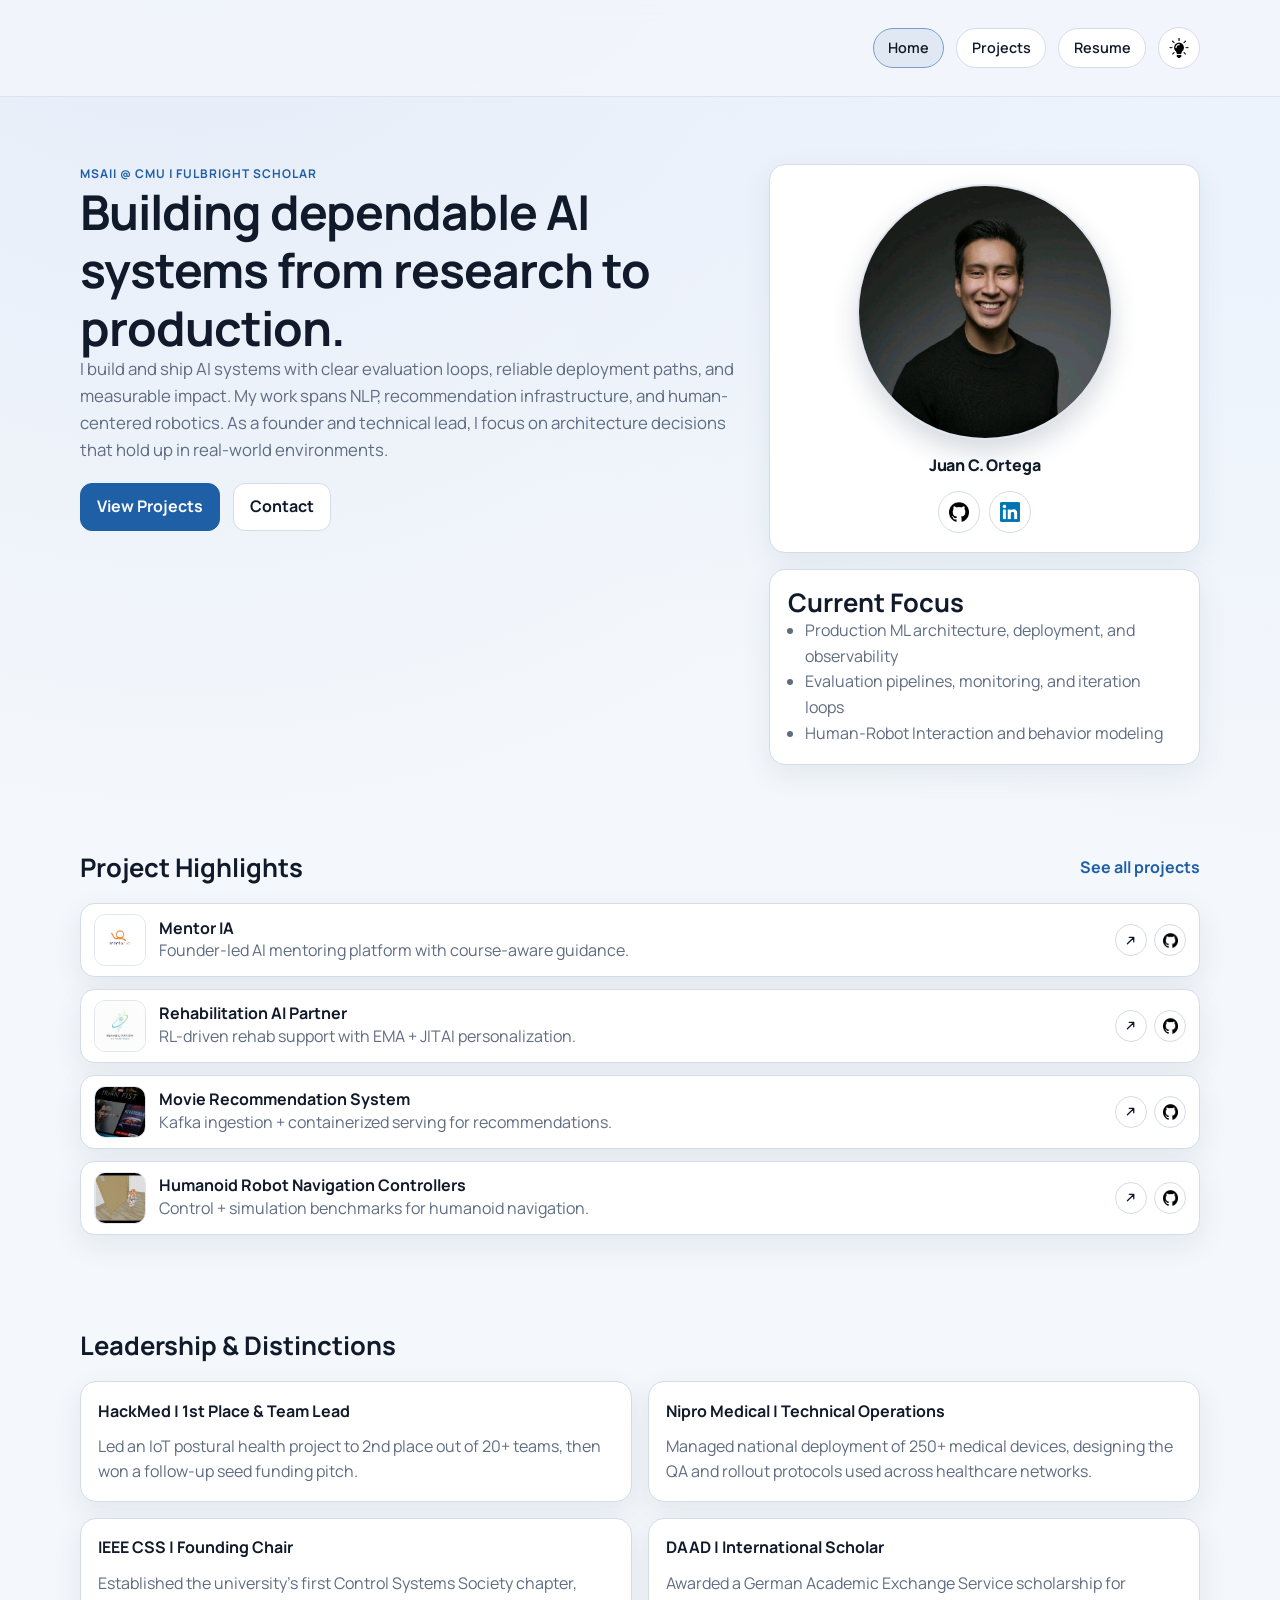
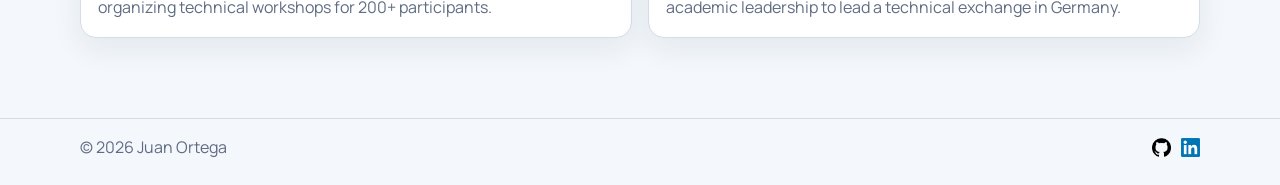
<file: index.html>
<!doctype html>
<html lang="en">
<head>
  <script async src="https://www.googletagmanager.com/gtag/js?id=G-5ZBMEJ9MCL"></script>
  <script>
    window.dataLayer = window.dataLayer || [];
    function gtag(){dataLayer.push(arguments);}
    gtag('js', new Date());
    gtag('config', 'G-5ZBMEJ9MCL');
  </script>
  <meta charset="utf-8" />
  <meta name="viewport" content="width=device-width, initial-scale=1" />
  <link rel="icon" type="image/png" href="logo.png" />
  <title>Juan Ortega | AI Engineer</title>
  <meta name="description" content="Portfolio of Juan Ortega, AI Engineer focused on ML systems, NLP, and robotics." />
  <link rel="stylesheet" href="assets/styles/base.css" />
  <link rel="stylesheet" href="assets/styles/components.css" />
  <link rel="stylesheet" href="assets/styles/pages.css" />
</head>
<body>
  <header class="site-header">
    <div class="container nav-row">
      <a class="brand" href="index.html" aria-label="Home">
        <span class="brand-home-logo" aria-hidden="true"></span>
      </a>
      <nav class="site-nav" aria-label="Main Navigation">
        <a href="index.html" aria-current="page">Home</a>
        <a href="projects.html">Projects</a>
        <a href="Resume.pdf" target="_blank" rel="noreferrer">Resume</a>
        <button id="theme-toggle" class="theme-toggle nav-icon-button" type="button" aria-label="Toggle theme">
          <img class="nav-icon" src="assets/images/icons/night-mode.png" data-dark-icon="assets/images/icons/night-mode.png" data-light-icon="assets/images/icons/day-mode.png" alt="Dark mode" />
        </button>
      </nav>
    </div>
  </header>

  <main>
    <section class="hero container">
      <div>
        <p class="eyebrow">MSAII @ CMU | Fulbright Scholar</p>
        <h1>Building dependable AI systems from research to production.</h1>
        <p class="lead">
          I build and ship AI systems with clear evaluation loops, reliable deployment paths, and measurable impact.
          My work spans NLP, recommendation infrastructure, and human-centered robotics.
          As a founder and technical lead, I focus on architecture decisions that hold up in real-world environments.
        </p>
        <div class="button-row">
          <a class="button button-primary" href="projects.html">View Projects</a>
          <a class="button" href="mailto:jcortega@andrew.cmu.edu">Contact</a>
        </div>
         
      </div>
      <aside class="hero-side">
        <figure class="profile-card">
          <img
            class="profile-photo"
            src="assets/images/profile/profile.jpeg"
            alt="Portrait of Juan C. Ortega"
          />
          <figcaption class="profile-name">Juan C. Ortega</figcaption>
          <div class="profile-social">
            <a class="nav-icon-button" href="https://github.com/jcortega-projects" target="_blank" rel="noreferrer" aria-label="GitHub">
              <img class="github-icon nav-icon" src="assets/images/icons/github_logo_dark.png" data-light-icon="assets/images/icons/github_logo_dark.png" data-dark-icon="assets/images/icons/github_logo_white.png" alt="GitHub" />
            </a>
            <a class="nav-icon-button" href="https://linkedin.com/in/juan-ortega-quezada" target="_blank" rel="noreferrer" aria-label="LinkedIn">
              <img class="nav-icon linkedin-icon" src="assets/images/icons/linkedIn_logo.png" alt="LinkedIn" />
            </a>
          </div>
        </figure>
        <section class="panel">
          <h2>Current Focus</h2>
          <ul class="compact-list">
            <li>Production ML architecture, deployment, and observability</li>
            <li>Evaluation pipelines, monitoring, and iteration loops</li>
            <li>Human-Robot Interaction and behavior modeling</li>
          </ul>
        </section>
      </aside>
    </section>

    <section class="container section-block">
      <div class="section-title-row">
        <h2>Project Highlights</h2>
        <a class="text-link" href="projects.html">See all projects</a>
      </div>
      <div class="project-compact-list">

        <article class="project-compact-item">
          <img class="project-compact-thumb" src="assets/images/projects/mentor-ia/project_overview.png" alt="Mentor IA thumbnail" />
          <div class="project-compact-meta">
            <h3>Mentor IA</h3>
            <p class="project-compact-summary">Founder-led AI mentoring platform with course-aware guidance.</p>
          </div>
          <div class="project-compact-actions">
            <a class="icon-action-button" href="projects/mentor-ia/index.html" aria-label="Open Mentor IA">
              <svg viewBox="0 0 24 24" aria-hidden="true">
                <path d="M7 17 17 7M10 7h7v7" fill="none" stroke="currentColor" stroke-linecap="round" stroke-linejoin="round" stroke-width="2"/>
              </svg>
            </a>
            <a class="icon-action-button" href="https://github.com/jcortega-projects" target="_blank" rel="noreferrer" aria-label="GitHub">
              <img class="github-icon nav-icon" src="assets/images/icons/github_logo_dark.png" data-light-icon="assets/images/icons/github_logo_dark.png" data-dark-icon="assets/images/icons/github_logo_white.png" alt="GitHub" />
            </a>
          </div>
        </article>

        <article class="project-compact-item">
          <img class="project-compact-thumb" src="assets/images/projects/rehabilitation-ai-partner/project_overview.png" alt="Rehabilitation AI Partner thumbnail" />
          <div class="project-compact-meta">
            <h3>Rehabilitation AI Partner</h3>
            <p class="project-compact-summary">RL-driven rehab support with EMA + JITAI personalization.</p>
          </div>
          <div class="project-compact-actions">
            <a class="icon-action-button" href="projects/rehabilitation-ai-partner/index.html" aria-label="Open Rehabilitation AI Partner">
              <svg viewBox="0 0 24 24" aria-hidden="true">
                <path d="M7 17 17 7M10 7h7v7" fill="none" stroke="currentColor" stroke-linecap="round" stroke-linejoin="round" stroke-width="2"/>
              </svg>
            </a>
            <a class="icon-action-button" href="https://github.com/jcortega-projects" target="_blank" rel="noreferrer" aria-label="GitHub">
              <img class="github-icon nav-icon" src="assets/images/icons/github_logo_dark.png" data-light-icon="assets/images/icons/github_logo_dark.png" data-dark-icon="assets/images/icons/github_logo_white.png" alt="GitHub" />
            </a>
          </div>
        </article>

        <article class="project-compact-item">
          <img class="project-compact-thumb" src="assets/images/projects/movie-recommendation-system/project_overview.png" alt="Movie Recommendation System thumbnail" />
          <div class="project-compact-meta">
            <h3>Movie Recommendation System</h3>
            <p class="project-compact-summary">Kafka ingestion + containerized serving for recommendations.</p>
          </div>
          <div class="project-compact-actions">
            <a class="icon-action-button" href="projects/movie-recommendation-system/index.html" aria-label="Open Movie Recommendation System">
              <svg viewBox="0 0 24 24" aria-hidden="true">
                <path d="M7 17 17 7M10 7h7v7" fill="none" stroke="currentColor" stroke-linecap="round" stroke-linejoin="round" stroke-width="2"/>
              </svg>
            </a>
            <a class="icon-action-button" href="https://github.com/jcortega-projects" target="_blank" rel="noreferrer" aria-label="GitHub">
              <img class="github-icon nav-icon" src="assets/images/icons/github_logo_dark.png" data-light-icon="assets/images/icons/github_logo_dark.png" data-dark-icon="assets/images/icons/github_logo_white.png" alt="GitHub" />
            </a>
          </div>
        </article>

        <article class="project-compact-item">
          <img class="project-compact-thumb" src="assets/images/projects/humanoid-robot-navigation/project_overview.png" alt="Humanoid Robot Navigation Controllers thumbnail" />
          <div class="project-compact-meta">
            <h3>Humanoid Robot Navigation Controllers</h3>
            <p class="project-compact-summary">Control + simulation benchmarks for humanoid navigation.</p>
          </div>
          <div class="project-compact-actions">
            <a class="icon-action-button" href="projects/humanoid-robot-navigation-controllers/index.html" aria-label="Open Humanoid Robot Navigation Controllers">
              <svg viewBox="0 0 24 24" aria-hidden="true">
                <path d="M7 17 17 7M10 7h7v7" fill="none" stroke="currentColor" stroke-linecap="round" stroke-linejoin="round" stroke-width="2"/>
              </svg>
            </a>
            <a class="icon-action-button" href="https://github.com/jcortega-projects" target="_blank" rel="noreferrer" aria-label="GitHub">
              <img class="github-icon nav-icon" src="assets/images/icons/github_logo_dark.png" data-light-icon="assets/images/icons/github_logo_dark.png" data-dark-icon="assets/images/icons/github_logo_white.png" alt="GitHub" />
            </a>
          </div>
        </article>
      </div>
    </section>

    <section class="container section-block">
      <div class="section-title-row">
        <h2>Leadership & Distinctions</h2>
      </div>
      <div class="impact-grid">
        <article class="card impact-card">
          <strong>HackMed | 1st Place & Team Lead</strong>
          <p>Led an IoT postural health project to 2nd place out of 20+ teams, then won a follow-up seed funding pitch.</p>
        </article>
        <article class="card impact-card">
          <strong>Nipro Medical | Technical Operations</strong>
          <p>Managed national deployment of 250+ medical devices, designing the QA and rollout protocols used across healthcare networks.</p>
        </article>
        <article class="card impact-card">
          <strong>IEEE CSS | Founding Chair</strong>
          <p>Established the university's first Control Systems Society chapter, organizing technical workshops for 200+ participants.</p>
        </article>
        <article class="card impact-card">
          <strong>DAAD | International Scholar</strong>
          <p>Awarded a German Academic Exchange Service scholarship for academic leadership to lead a technical exchange in Germany.</p>
        </article>
      </div>
    </section>
  </main>

  <footer class="site-footer">
    <div class="container footer-row">
      <span>© <span id="year"></span> Juan Ortega</span>
      <div class="footer-social">
      <a class="footer-github" href="https://github.com/jcortega-projects" target="_blank" rel="noreferrer" aria-label="GitHub">
        <img class="github-icon nav-icon" src="assets/images/icons/github_logo_dark.png" data-light-icon="assets/images/icons/github_logo_dark.png" data-dark-icon="assets/images/icons/github_logo_white.png" alt="GitHub" />
      </a>
      <a class="footer-linkedin" href="https://linkedin.com/in/juan-ortega-quezada" target="_blank" rel="noreferrer" aria-label="LinkedIn">
        <img class="nav-icon linkedin-icon" src="assets/images/icons/linkedIn_logo.png" alt="LinkedIn" />
      </a>
    </div>
    </div>
  </footer>

  <script src="assets/scripts/theme.js"></script>
</body>
</html>
</file>
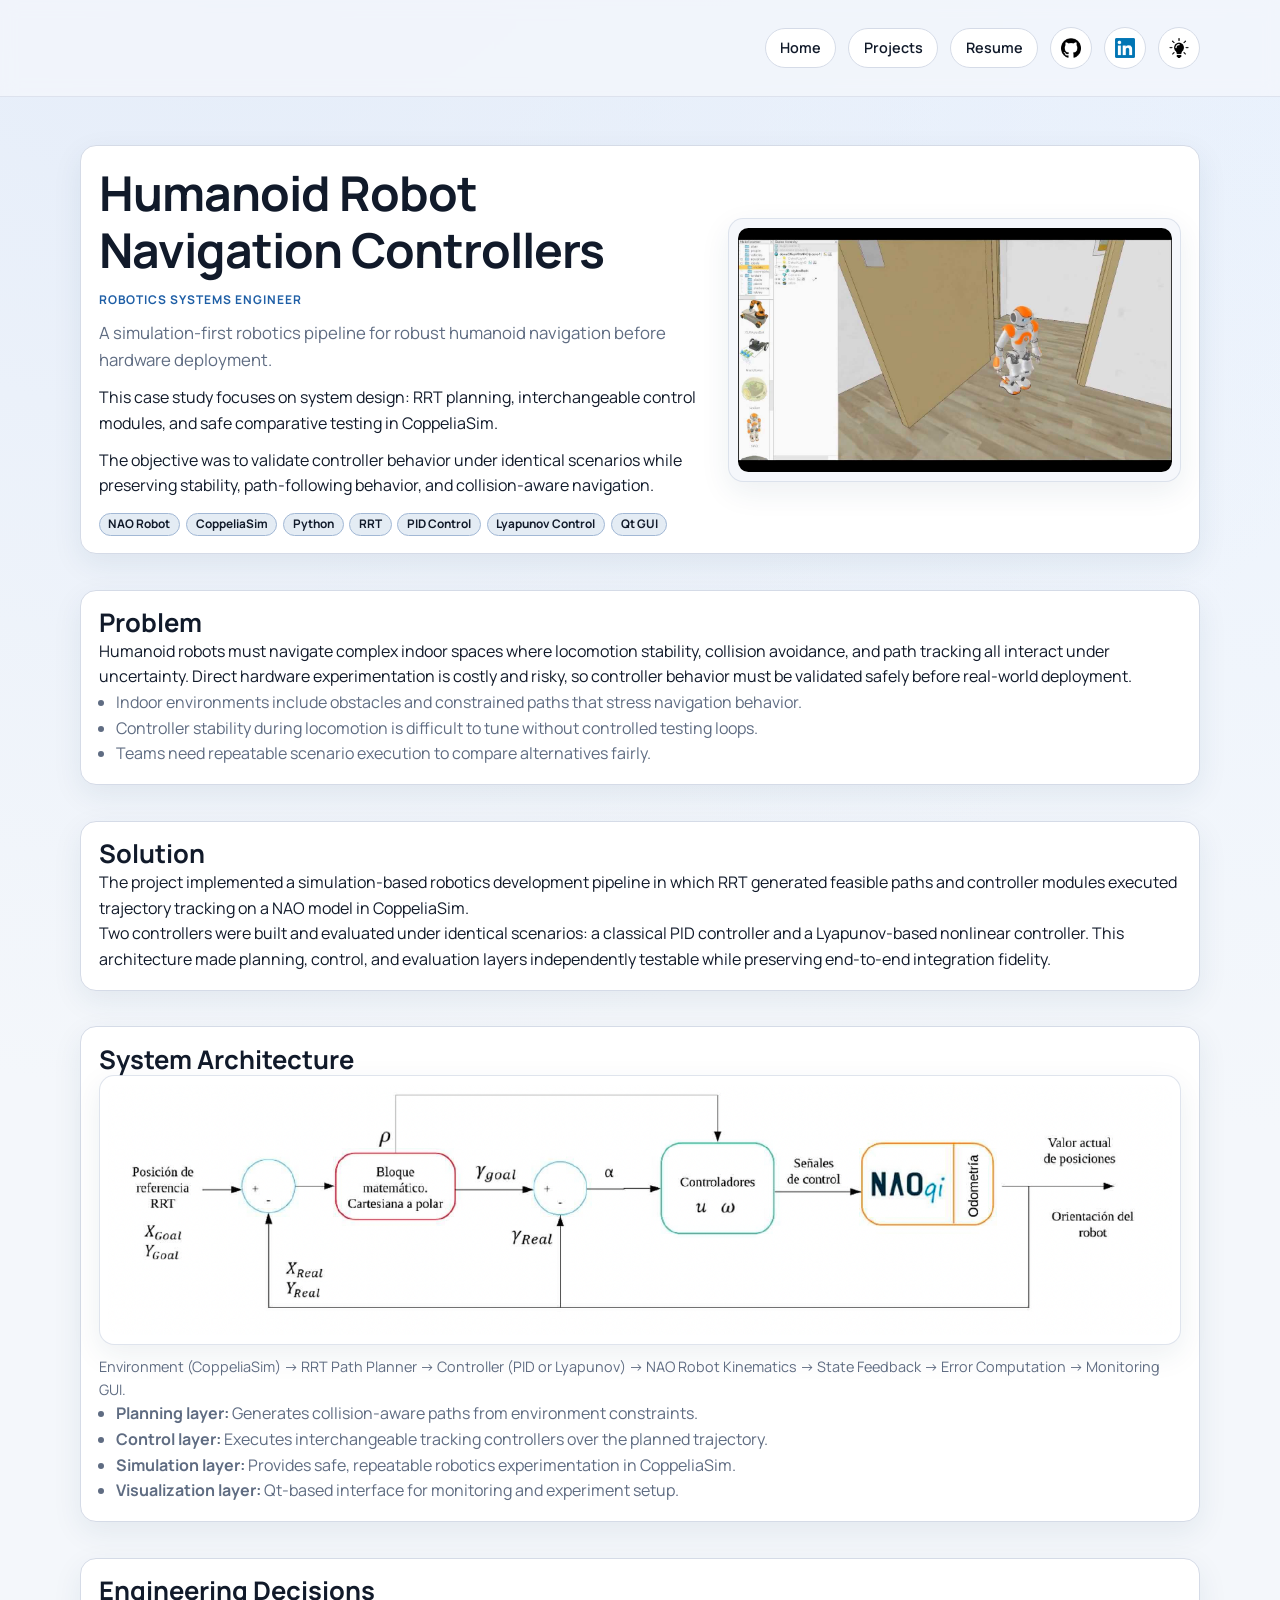
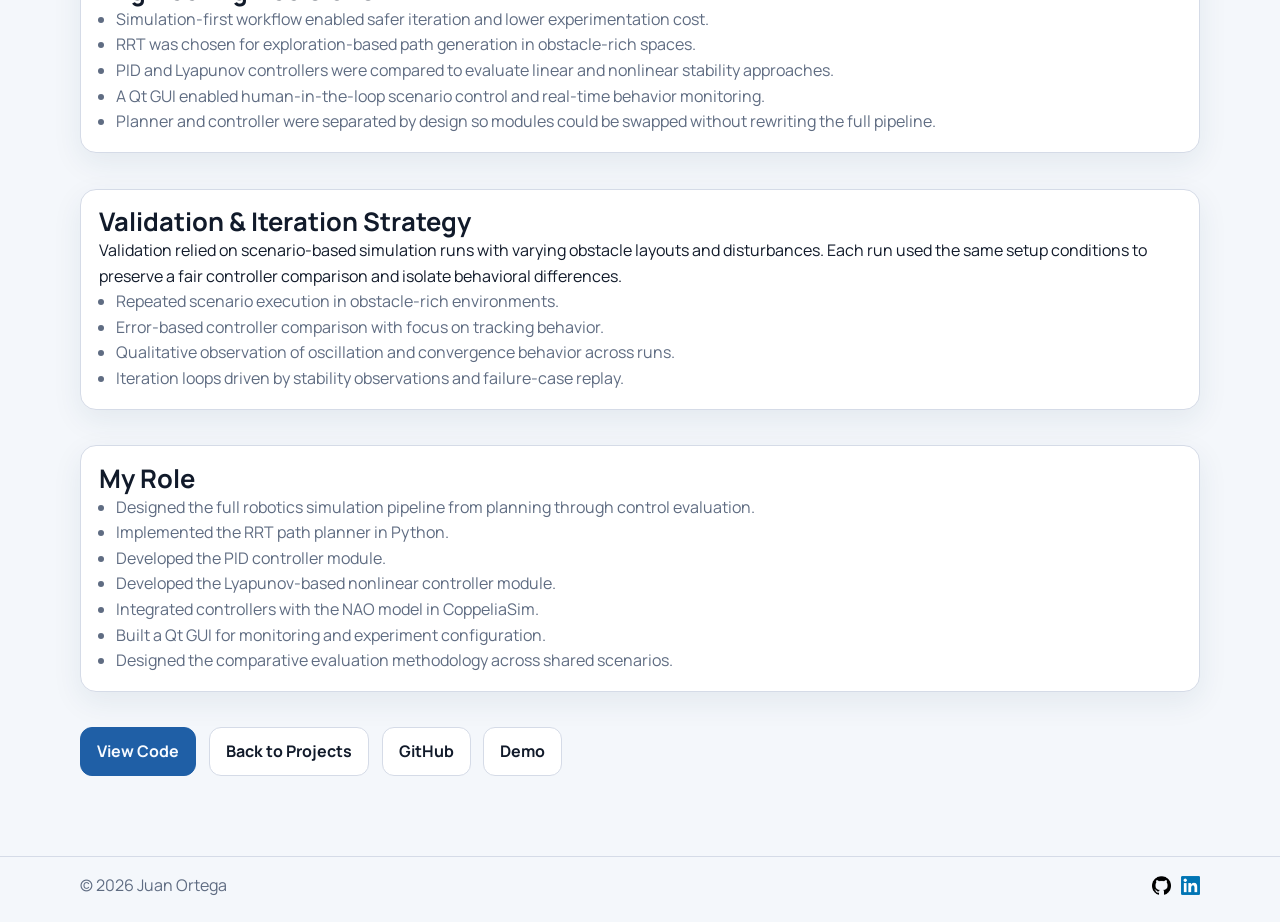
<file: projects/humanoid-robot-navigation-controllers/index.html>
<!doctype html>
<html lang="en">
<head>
  <script async src="https://www.googletagmanager.com/gtag/js?id=G-5ZBMEJ9MCL"></script>
  <script>
    window.dataLayer = window.dataLayer || [];
    function gtag(){dataLayer.push(arguments);}
    gtag('js', new Date());
    gtag('config', 'G-5ZBMEJ9MCL');
  </script>
  <meta charset="utf-8" />
  <meta name="viewport" content="width=device-width, initial-scale=1" />
  <link rel="icon" type="image/png" href="../../logo.png" />
  <title>Humanoid Robot Navigation Controllers | Juan Ortega</title>
  <meta name="description" content="Project overview: Humanoid Robot Navigation Controllers." />
  <link rel="stylesheet" href="../../assets/styles/base.css" />
  <link rel="stylesheet" href="../../assets/styles/components.css" />
  <link rel="stylesheet" href="../../assets/styles/pages.css" />
</head>
<body>
  <header class="site-header">
    <div class="container nav-row">
      <a class="brand" href="../../index.html" aria-label="Home">
        <span class="brand-home-logo" aria-hidden="true"></span>
      </a>
      <nav class="site-nav" aria-label="Main Navigation">
        <a href="../../index.html">Home</a>
        <a href="../../projects.html">Projects</a>
        <a href="../../Resume.pdf" target="_blank" rel="noreferrer">Resume</a>
        <a class="icon-link nav-icon-button" href="https://github.com/jcortega-projects" target="_blank" rel="noreferrer" aria-label="GitHub">
          <img class="github-icon nav-icon" src="../../assets/images/icons/github_logo_dark.png" data-light-icon="../../assets/images/icons/github_logo_dark.png" data-dark-icon="../../assets/images/icons/github_logo_white.png" alt="GitHub" />
        </a>
        <a class="icon-link nav-icon-button" href="https://linkedin.com/in/juan-ortega-quezada" target="_blank" rel="noreferrer" aria-label="LinkedIn">
          <img class="nav-icon linkedin-icon" src="../../assets/images/icons/linkedIn_logo.png" alt="LinkedIn" />
        </a>
        <button id="theme-toggle" class="theme-toggle nav-icon-button" type="button" aria-label="Toggle theme">
          <img class="nav-icon" src="../../assets/images/icons/night-mode.png" data-dark-icon="../../assets/images/icons/night-mode.png" data-light-icon="../../assets/images/icons/day-mode.png" alt="Dark mode" />
        </button>
      </nav>
    </div>
  </header>

  <main class="container section-block humanoid-case-study">
    <section class="panel humanoid-case-study-hero">
      <div class="humanoid-case-study-hero__content">
        <h1>Humanoid Robot Navigation Controllers</h1>
        <p class="eyebrow">Robotics Systems Engineer</p>
        <p class="lead">A simulation-first robotics pipeline for robust humanoid navigation before hardware deployment.</p>
        <p>This case study focuses on system design: RRT planning, interchangeable control modules, and safe comparative testing in CoppeliaSim.</p>
        <p>The objective was to validate controller behavior under identical scenarios while preserving stability, path-following behavior, and collision-aware navigation.</p>
        <div class="stack-tags">
          <span class="stack-pill">NAO Robot</span>
          <span class="stack-pill">CoppeliaSim</span>
          <span class="stack-pill">Python</span>
          <span class="stack-pill">RRT</span>
          <span class="stack-pill">PID Control</span>
          <span class="stack-pill">Lyapunov Control</span>
          <span class="stack-pill">Qt GUI</span>
        </div>
      </div>
      <figure class="humanoid-case-study-hero__media">
        <img src="../../assets/images/projects/humanoid-robot-navigation/project_overview.png" alt="Humanoid robot navigation overview" />
      </figure>
    </section>

    <section class="panel spaced">
      <h2>Problem</h2>
      <p>Humanoid robots must navigate complex indoor spaces where locomotion stability, collision avoidance, and path tracking all interact under uncertainty. Direct hardware experimentation is costly and risky, so controller behavior must be validated safely before real-world deployment.</p>
      <ul class="compact-list">
        <li>Indoor environments include obstacles and constrained paths that stress navigation behavior.</li>
        <li>Controller stability during locomotion is difficult to tune without controlled testing loops.</li>
        <li>Teams need repeatable scenario execution to compare alternatives fairly.</li>
      </ul>
    </section>

    <section class="panel spaced">
      <h2>Solution</h2>
      <p>The project implemented a simulation-based robotics development pipeline in which RRT generated feasible paths and controller modules executed trajectory tracking on a NAO model in CoppeliaSim.</p>
      <p>Two controllers were built and evaluated under identical scenarios: a classical PID controller and a Lyapunov-based nonlinear controller. This architecture made planning, control, and evaluation layers independently testable while preserving end-to-end integration fidelity.</p>
    </section>

    <section class="panel spaced">
      <h2>System Architecture</h2>
      <figure class="humanoid-case-study-diagram">
        <img src="../../assets/images/projects/humanoid-robot-navigation/project_diagram.png" alt="Humanoid navigation system architecture diagram" />
      </figure>
      <p class="project-caption">Environment (CoppeliaSim) -> RRT Path Planner -> Controller (PID or Lyapunov) -> NAO Robot Kinematics -> State Feedback -> Error Computation -> Monitoring GUI.</p>
      <ul class="compact-list">
        <li><strong>Planning layer:</strong> Generates collision-aware paths from environment constraints.</li>
        <li><strong>Control layer:</strong> Executes interchangeable tracking controllers over the planned trajectory.</li>
        <li><strong>Simulation layer:</strong> Provides safe, repeatable robotics experimentation in CoppeliaSim.</li>
        <li><strong>Visualization layer:</strong> Qt-based interface for monitoring and experiment setup.</li>
      </ul>
    </section>

    <section class="panel spaced">
      <h2>Engineering Decisions</h2>
      <ul class="compact-list">
        <li>Simulation-first workflow enabled safer iteration and lower experimentation cost.</li>
        <li>RRT was chosen for exploration-based path generation in obstacle-rich spaces.</li>
        <li>PID and Lyapunov controllers were compared to evaluate linear and nonlinear stability approaches.</li>
        <li>A Qt GUI enabled human-in-the-loop scenario control and real-time behavior monitoring.</li>
        <li>Planner and controller were separated by design so modules could be swapped without rewriting the full pipeline.</li>
      </ul>
    </section>

    <section class="panel spaced">
      <h2>Validation &amp; Iteration Strategy</h2>
      <p>Validation relied on scenario-based simulation runs with varying obstacle layouts and disturbances. Each run used the same setup conditions to preserve a fair controller comparison and isolate behavioral differences.</p>
      <ul class="compact-list">
        <li>Repeated scenario execution in obstacle-rich environments.</li>
        <li>Error-based controller comparison with focus on tracking behavior.</li>
        <li>Qualitative observation of oscillation and convergence behavior across runs.</li>
        <li>Iteration loops driven by stability observations and failure-case replay.</li>
      </ul>
    </section>

    <section class="panel spaced">
      <h2>My Role</h2>
      <ul class="compact-list">
        <li>Designed the full robotics simulation pipeline from planning through control evaluation.</li>
        <li>Implemented the RRT path planner in Python.</li>
        <li>Developed the PID controller module.</li>
        <li>Developed the Lyapunov-based nonlinear controller module.</li>
        <li>Integrated controllers with the NAO model in CoppeliaSim.</li>
        <li>Built a Qt GUI for monitoring and experiment configuration.</li>
        <li>Designed the comparative evaluation methodology across shared scenarios.</li>
      </ul>
    </section>

    <div class="button-row">
      <a class="button button-primary" href="code.html">View Code</a>
      <a class="button" href="../../projects.html">Back to Projects</a>
      <!-- TODO: add real link -->
      <a class="button" href="#" target="_blank" rel="noreferrer">GitHub</a>
      <!-- TODO: add real link -->
      <a class="button" href="#" target="_blank" rel="noreferrer">Demo</a>
    </div>
  </main>

  <footer class="site-footer">
    <div class="container footer-row">
      <span>© <span id="year"></span> Juan Ortega</span>
      <div class="footer-social">
      <a class="footer-github" href="https://github.com/jcortega-projects" target="_blank" rel="noreferrer" aria-label="GitHub">
        <img class="github-icon nav-icon" src="../../assets/images/icons/github_logo_dark.png" data-light-icon="../../assets/images/icons/github_logo_dark.png" data-dark-icon="../../assets/images/icons/github_logo_white.png" alt="GitHub" />
      </a>
      <a class="footer-linkedin" href="https://linkedin.com/in/juan-ortega-quezada" target="_blank" rel="noreferrer" aria-label="LinkedIn">
        <img class="nav-icon linkedin-icon" src="../../assets/images/icons/linkedIn_logo.png" alt="LinkedIn" />
      </a>
    </div>
    </div>
  </footer>

  <script src="../../assets/scripts/theme.js"></script>
</body>
</html>
</file>
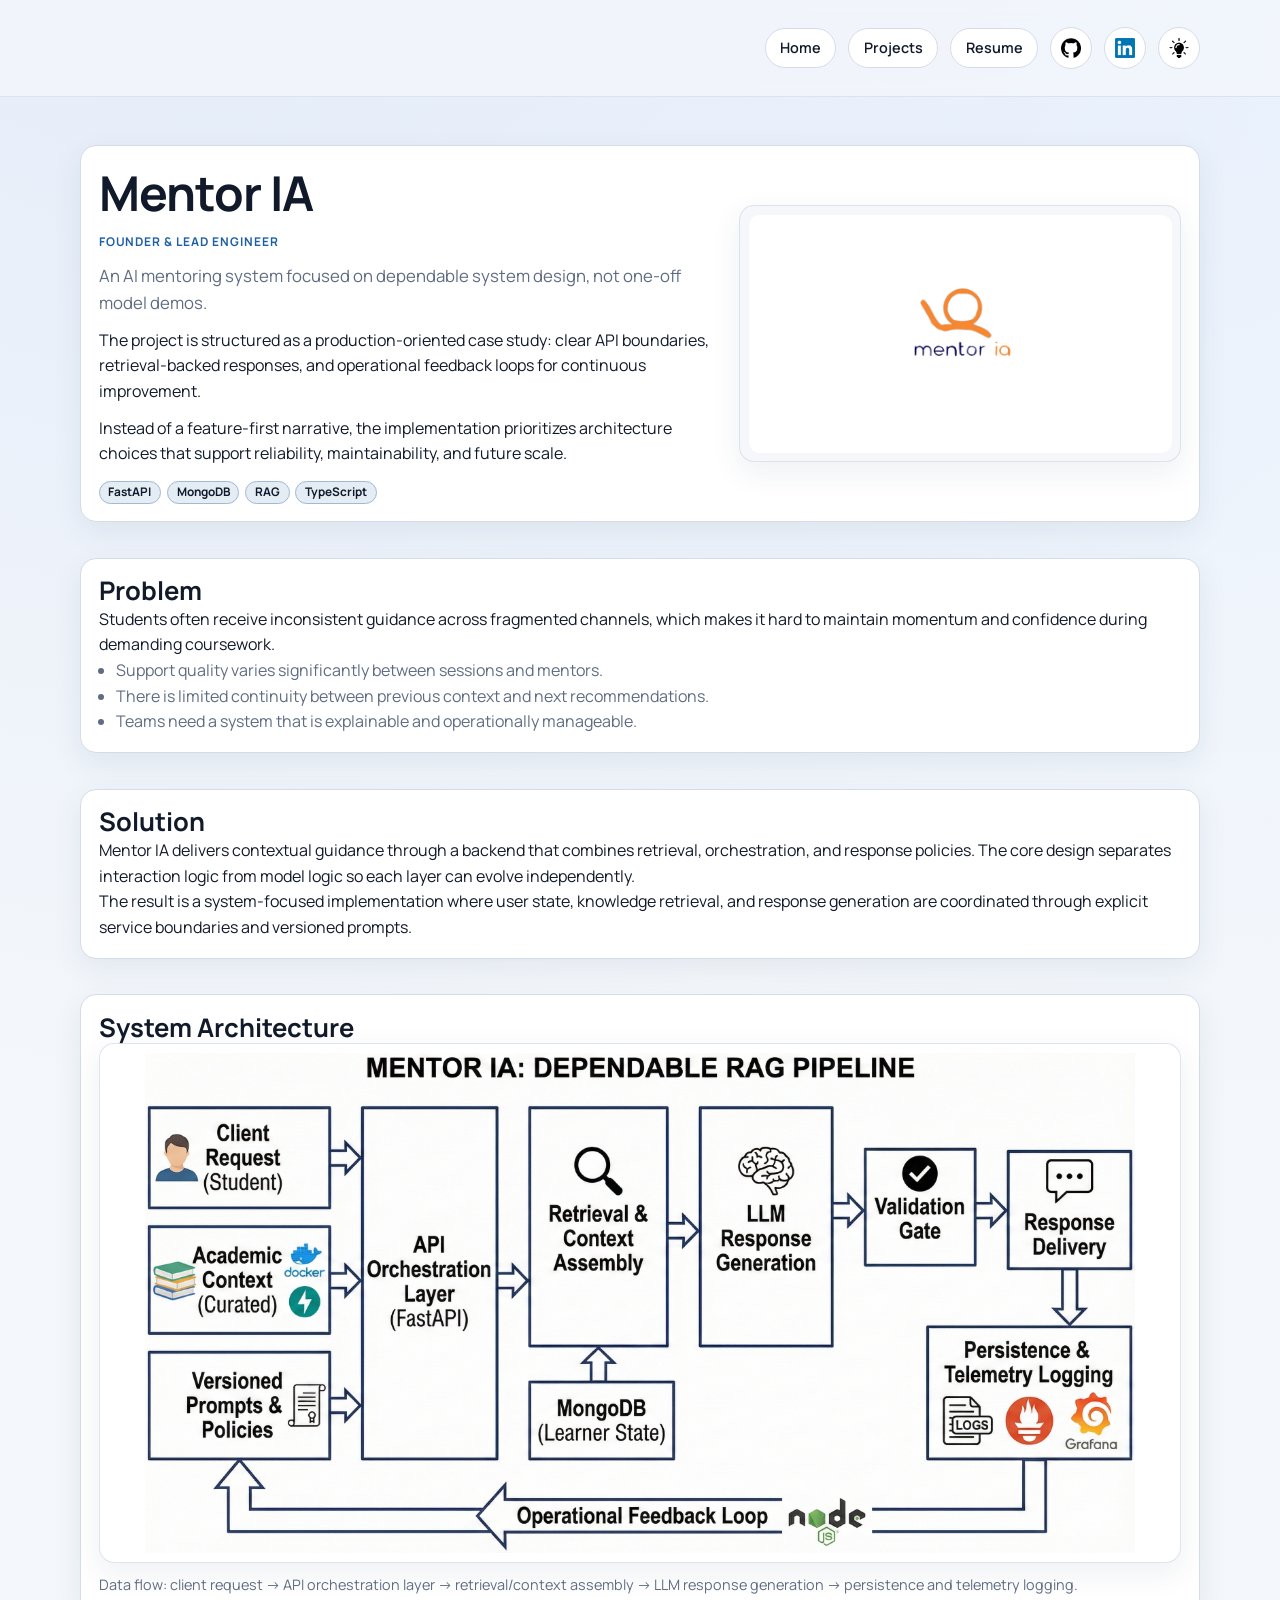
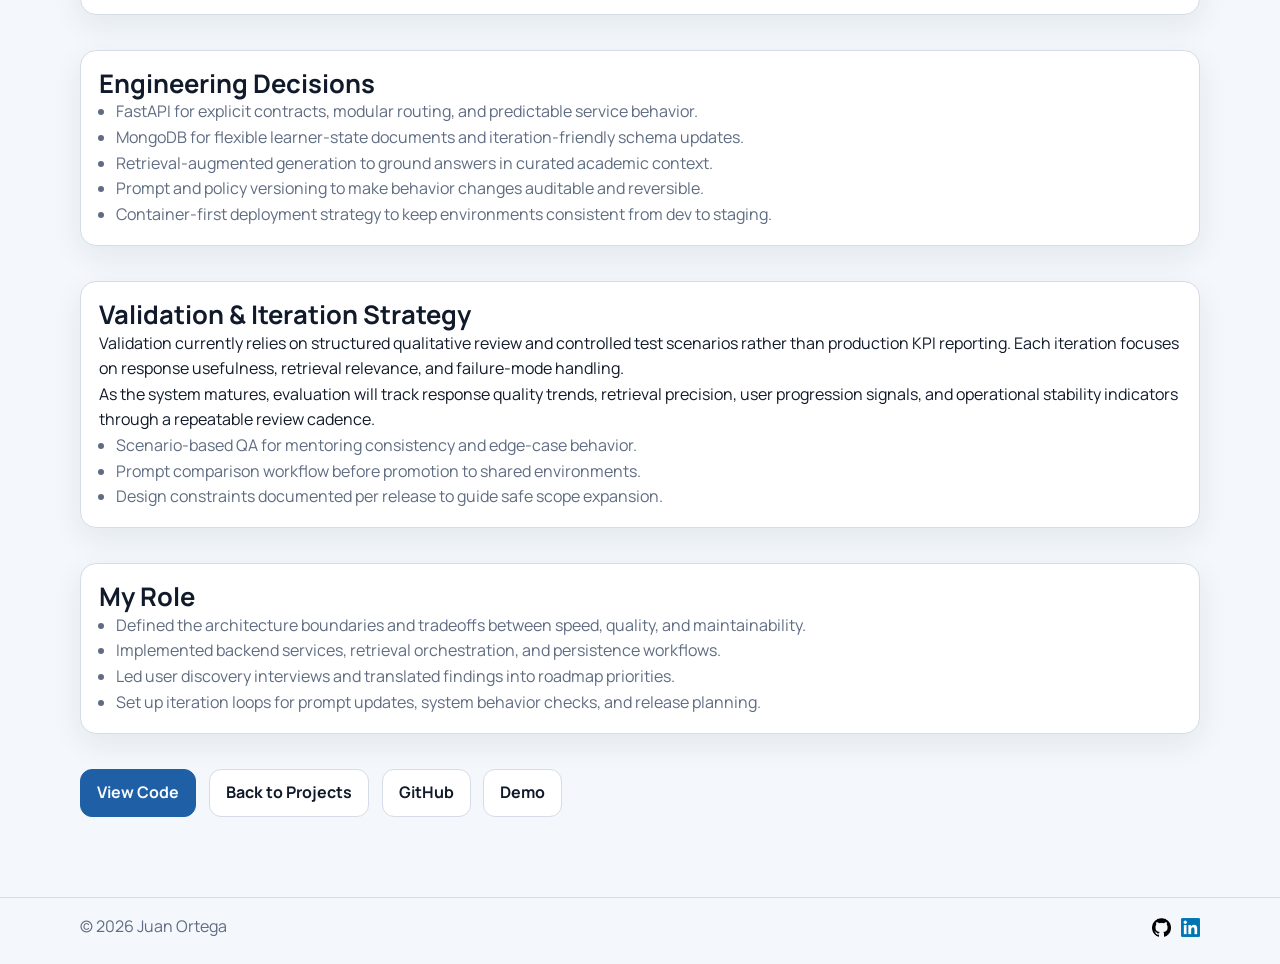
<file: projects/mentor-ia/index.html>
<!doctype html>
<html lang="en">
<head>
  <script async src="https://www.googletagmanager.com/gtag/js?id=G-5ZBMEJ9MCL"></script>
  <script>
    window.dataLayer = window.dataLayer || [];
    function gtag(){dataLayer.push(arguments);}
    gtag('js', new Date());
    gtag('config', 'G-5ZBMEJ9MCL');
  </script>
  <meta charset="utf-8" />
  <meta name="viewport" content="width=device-width, initial-scale=1" />
  <link rel="icon" type="image/png" href="../../logo.png" />
  <title>Mentor IA | Juan Ortega</title>
  <meta name="description" content="Project overview: Mentor IA." />
  <link rel="stylesheet" href="../../assets/styles/base.css" />
  <link rel="stylesheet" href="../../assets/styles/components.css" />
  <link rel="stylesheet" href="../../assets/styles/pages.css" />
</head>
<body>
  <header class="site-header">
    <div class="container nav-row">
      <a class="brand" href="../../index.html" aria-label="Home">
        <span class="brand-home-logo" aria-hidden="true"></span>
      </a>
      <nav class="site-nav" aria-label="Main Navigation">
        <a href="../../index.html">Home</a>
        <a href="../../projects.html">Projects</a>
        <a href="../../Resume.pdf" target="_blank" rel="noreferrer">Resume</a>
        <a class="icon-link nav-icon-button" href="https://github.com/jcortega-projects" target="_blank" rel="noreferrer" aria-label="GitHub">
          <img class="github-icon nav-icon" src="../../assets/images/icons/github_logo_dark.png" data-light-icon="../../assets/images/icons/github_logo_dark.png" data-dark-icon="../../assets/images/icons/github_logo_white.png" alt="GitHub" />
        </a>
        <a class="icon-link nav-icon-button" href="https://linkedin.com/in/juan-ortega-quezada" target="_blank" rel="noreferrer" aria-label="LinkedIn">
          <img class="nav-icon linkedin-icon" src="../../assets/images/icons/linkedIn_logo.png" alt="LinkedIn" />
        </a>
        <button id="theme-toggle" class="theme-toggle nav-icon-button" type="button" aria-label="Toggle theme">
          <img class="nav-icon" src="../../assets/images/icons/night-mode.png" data-dark-icon="../../assets/images/icons/night-mode.png" data-light-icon="../../assets/images/icons/day-mode.png" alt="Dark mode" />
        </button>
      </nav>
    </div>
  </header>

  <main class="container section-block mentor-case-study">
    <section class="panel mentor-case-study-hero">
      <div class="mentor-case-study-hero__content">
        <h1>Mentor IA</h1>
        <p class="eyebrow">Founder &amp; Lead Engineer</p>
        <p class="lead">An AI mentoring system focused on dependable system design, not one-off model demos.</p>
        <p>The project is structured as a production-oriented case study: clear API boundaries, retrieval-backed responses, and operational feedback loops for continuous improvement.</p>
        <p>Instead of a feature-first narrative, the implementation prioritizes architecture choices that support reliability, maintainability, and future scale.</p>
        <div class="stack-tags">
          <span class="stack-pill">FastAPI</span>
          <span class="stack-pill">MongoDB</span>
          <span class="stack-pill">RAG</span>
          <span class="stack-pill">TypeScript</span>
        </div>
      </div>
      <figure class="mentor-case-study-hero__media">
        <img src="../../assets/images/projects/mentor-ia/project_overview.png" alt="Mentor IA project overview" />
      </figure>
    </section>

    <section class="panel spaced">
      <h2>Problem</h2>
      <p>Students often receive inconsistent guidance across fragmented channels, which makes it hard to maintain momentum and confidence during demanding coursework.</p>
      <ul class="compact-list">
        <li>Support quality varies significantly between sessions and mentors.</li>
        <li>There is limited continuity between previous context and next recommendations.</li>
        <li>Teams need a system that is explainable and operationally manageable.</li>
      </ul>
    </section>

    <section class="panel spaced">
      <h2>Solution</h2>
      <p>Mentor IA delivers contextual guidance through a backend that combines retrieval, orchestration, and response policies. The core design separates interaction logic from model logic so each layer can evolve independently.</p>
      <p>The result is a system-focused implementation where user state, knowledge retrieval, and response generation are coordinated through explicit service boundaries and versioned prompts.</p>
    </section>

    <section class="panel spaced">
      <h2>System Architecture</h2>
      <figure class="mentor-case-study-diagram">
        <img src="../../assets/images/projects/mentor-ia/project_diagram.png" alt="Mentor IA system architecture diagram" />
      </figure>
      <p class="project-caption">Data flow: client request → API orchestration layer → retrieval/context assembly → LLM response generation → persistence and telemetry logging.</p>
    </section>

    <section class="panel spaced">
      <h2>Engineering Decisions</h2>
      <ul class="compact-list">
        <li>FastAPI for explicit contracts, modular routing, and predictable service behavior.</li>
        <li>MongoDB for flexible learner-state documents and iteration-friendly schema updates.</li>
        <li>Retrieval-augmented generation to ground answers in curated academic context.</li>
        <li>Prompt and policy versioning to make behavior changes auditable and reversible.</li>
        <li>Container-first deployment strategy to keep environments consistent from dev to staging.</li>
      </ul>
    </section>
    
    <section class="panel spaced">
      <h2>Validation &amp; Iteration Strategy</h2>
      <p>Validation currently relies on structured qualitative review and controlled test scenarios rather than production KPI reporting. Each iteration focuses on response usefulness, retrieval relevance, and failure-mode handling.</p>
      <p>As the system matures, evaluation will track response quality trends, retrieval precision, user progression signals, and operational stability indicators through a repeatable review cadence.</p>
      <ul class="compact-list">
        <li>Scenario-based QA for mentoring consistency and edge-case behavior.</li>
        <li>Prompt comparison workflow before promotion to shared environments.</li>
        <li>Design constraints documented per release to guide safe scope expansion.</li>
      </ul>
    </section>

    <section class="panel spaced">
      <h2>My Role</h2>
      <ul class="compact-list">
        <li>Defined the architecture boundaries and tradeoffs between speed, quality, and maintainability.</li>
        <li>Implemented backend services, retrieval orchestration, and persistence workflows.</li>
        <li>Led user discovery interviews and translated findings into roadmap priorities.</li>
        <li>Set up iteration loops for prompt updates, system behavior checks, and release planning.</li>
      </ul>
    </section>

    <div class="button-row">
      <a class="button button-primary" href="code.html">View Code</a>
      <a class="button" href="../../projects.html">Back to Projects</a>
      <!-- TODO: add real link -->
      <a class="button" href="#" target="_blank" rel="noreferrer">GitHub</a>
      <!-- TODO: add real link -->
      <a class="button" href="#" target="_blank" rel="noreferrer">Demo</a>
    </div>
  </main>

  <footer class="site-footer">
    <div class="container footer-row">
      <span>© <span id="year"></span> Juan Ortega</span>
      <div class="footer-social">
      <a class="footer-github" href="https://github.com/jcortega-projects" target="_blank" rel="noreferrer" aria-label="GitHub">
        <img class="github-icon nav-icon" src="../../assets/images/icons/github_logo_dark.png" data-light-icon="../../assets/images/icons/github_logo_dark.png" data-dark-icon="../../assets/images/icons/github_logo_white.png" alt="GitHub" />
      </a>
      <a class="footer-linkedin" href="https://linkedin.com/in/juan-ortega-quezada" target="_blank" rel="noreferrer" aria-label="LinkedIn">
        <img class="nav-icon linkedin-icon" src="../../assets/images/icons/linkedIn_logo.png" alt="LinkedIn" />
      </a>
    </div>
    </div>
  </footer>

  <script src="../../assets/scripts/theme.js"></script>
</body>
</html>
</file>
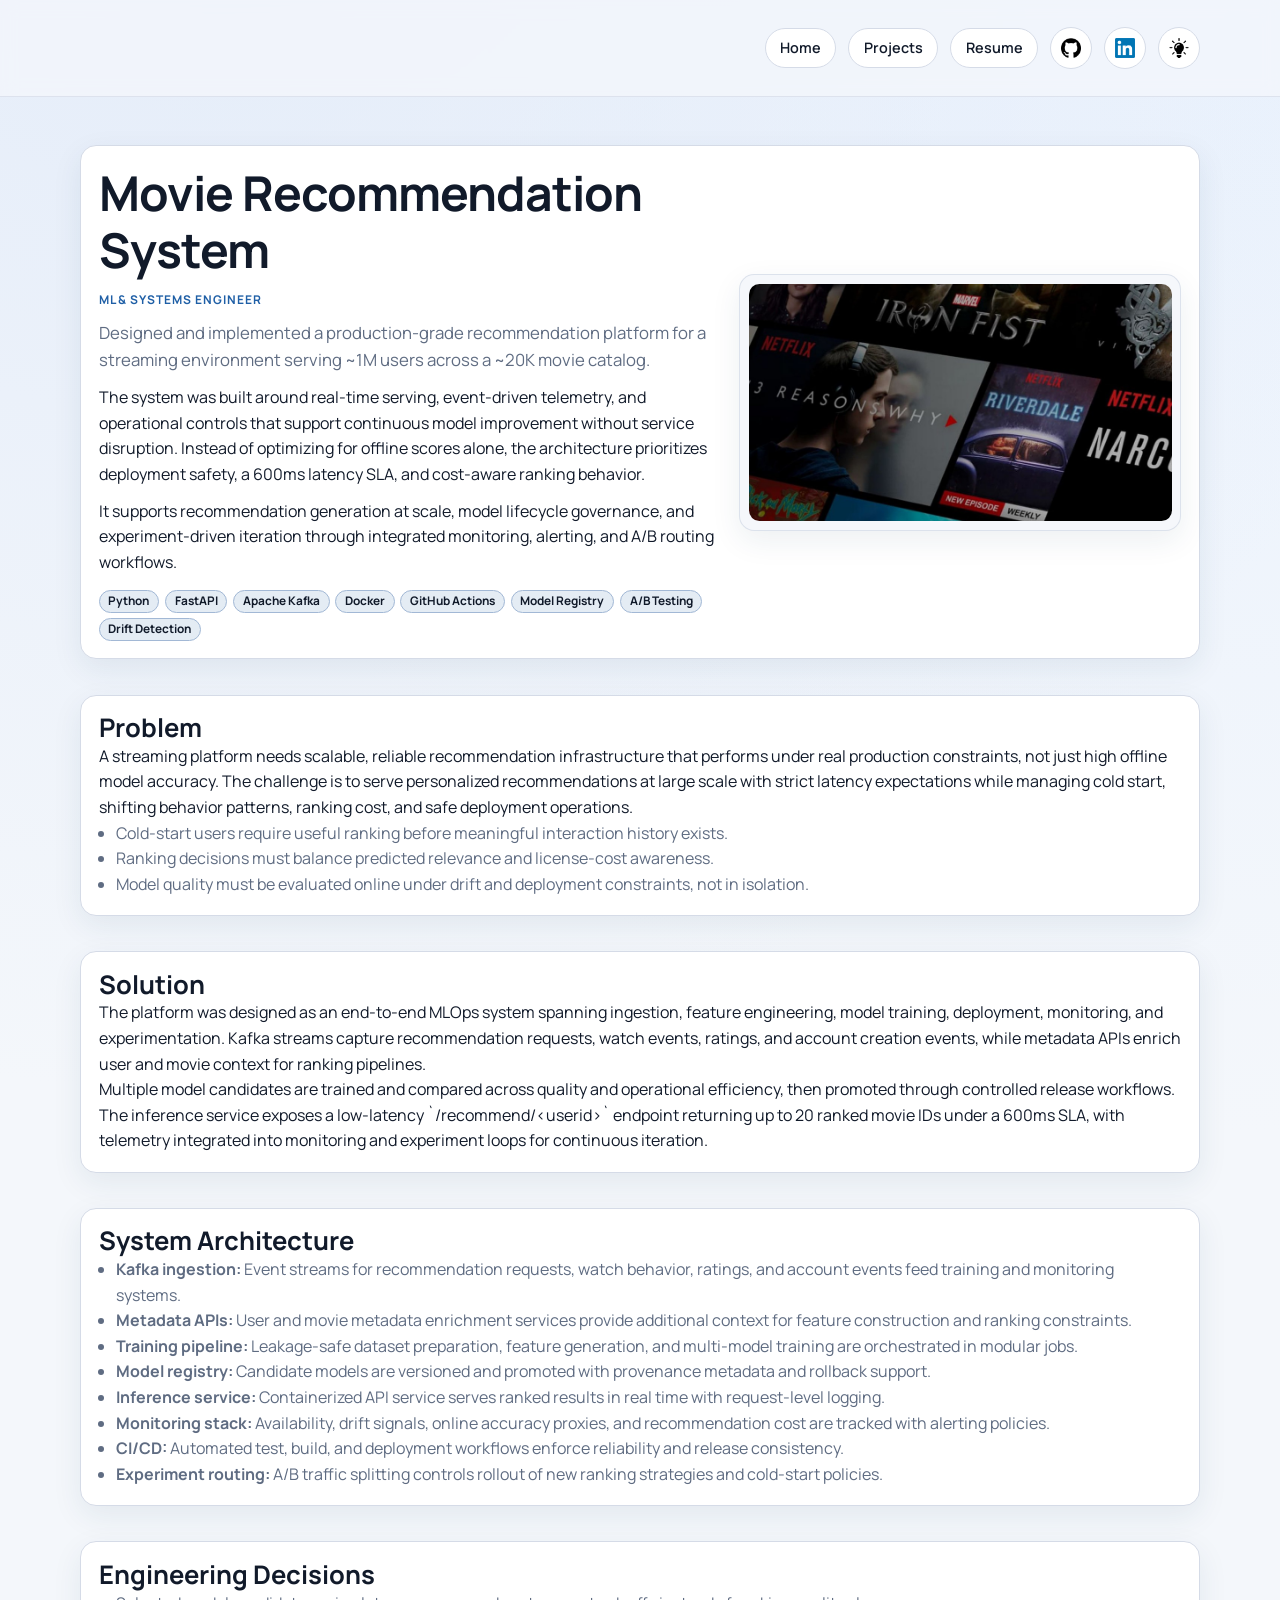
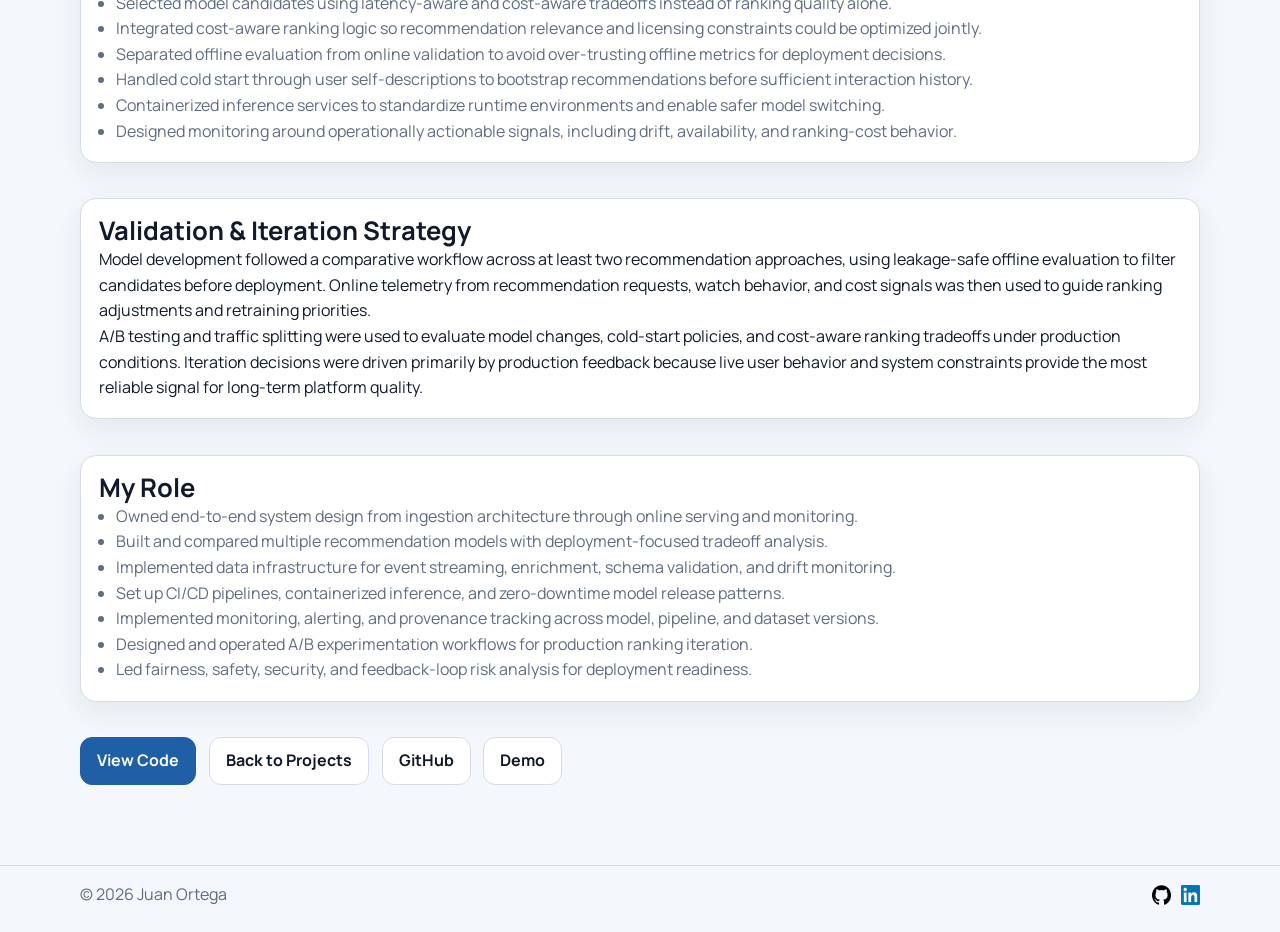
<file: projects/movie-recommendation-system/index.html>
<!doctype html>
<html lang="en">
<head>
  <script async src="https://www.googletagmanager.com/gtag/js?id=G-5ZBMEJ9MCL"></script>
  <script>
    window.dataLayer = window.dataLayer || [];
    function gtag(){dataLayer.push(arguments);}
    gtag('js', new Date());
    gtag('config', 'G-5ZBMEJ9MCL');
  </script>
  <meta charset="utf-8" />
  <meta name="viewport" content="width=device-width, initial-scale=1" />
  <link rel="icon" type="image/png" href="../../logo.png" />
  <title>Movie Recommendation System | Juan Ortega</title>
  <meta name="description" content="Project overview: Movie Recommendation System." />
  <link rel="stylesheet" href="../../assets/styles/base.css" />
  <link rel="stylesheet" href="../../assets/styles/components.css" />
  <link rel="stylesheet" href="../../assets/styles/pages.css" />
</head>
<body>
  <header class="site-header">
    <div class="container nav-row">
      <a class="brand" href="../../index.html" aria-label="Home">
        <span class="brand-home-logo" aria-hidden="true"></span>
      </a>
      <nav class="site-nav" aria-label="Main Navigation">
        <a href="../../index.html">Home</a>
        <a href="../../projects.html">Projects</a>
        <a href="../../Resume.pdf" target="_blank" rel="noreferrer">Resume</a>
        <a class="icon-link nav-icon-button" href="https://github.com/jcortega-projects" target="_blank" rel="noreferrer" aria-label="GitHub">
          <img class="github-icon nav-icon" src="../../assets/images/icons/github_logo_dark.png" data-light-icon="../../assets/images/icons/github_logo_dark.png" data-dark-icon="../../assets/images/icons/github_logo_white.png" alt="GitHub" />
        </a>
        <a class="icon-link nav-icon-button" href="https://linkedin.com/in/juan-ortega-quezada" target="_blank" rel="noreferrer" aria-label="LinkedIn">
          <img class="nav-icon linkedin-icon" src="../../assets/images/icons/linkedIn_logo.png" alt="LinkedIn" />
        </a>
        <button id="theme-toggle" class="theme-toggle nav-icon-button" type="button" aria-label="Toggle theme">
          <img class="nav-icon" src="../../assets/images/icons/night-mode.png" data-dark-icon="../../assets/images/icons/night-mode.png" data-light-icon="../../assets/images/icons/day-mode.png" alt="Dark mode" />
        </button>
      </nav>
    </div>
  </header>

  <main class="container section-block movie-case-study">
    <section class="panel movie-case-study-hero">
      <div class="movie-case-study-hero__content">
        <h1>Movie Recommendation System</h1>
        <p class="eyebrow">ML &amp; Systems Engineer</p>
        <p class="lead">Designed and implemented a production-grade recommendation platform for a streaming environment serving ~1M users across a ~20K movie catalog.</p>
        <p>The system was built around real-time serving, event-driven telemetry, and operational controls that support continuous model improvement without service disruption. Instead of optimizing for offline scores alone, the architecture prioritizes deployment safety, a 600ms latency SLA, and cost-aware ranking behavior.</p>
        <p>It supports recommendation generation at scale, model lifecycle governance, and experiment-driven iteration through integrated monitoring, alerting, and A/B routing workflows.</p>
        <div class="stack-tags">
          <span class="stack-pill">Python</span>
          <span class="stack-pill">FastAPI</span>
          <span class="stack-pill">Apache Kafka</span>
          <span class="stack-pill">Docker</span>
          <span class="stack-pill">GitHub Actions</span>
          <span class="stack-pill">Model Registry</span>
          <span class="stack-pill">A/B Testing</span>
          <span class="stack-pill">Drift Detection</span>
        </div>
      </div>
      <figure class="movie-case-study-hero__media">
        <img src="../../assets/images/projects/movie-recommendation-system/project_overview.png" alt="Movie Recommendation System overview" />
      </figure>
    </section>

    <section class="panel spaced">
      <h2>Problem</h2>
      <p>A streaming platform needs scalable, reliable recommendation infrastructure that performs under real production constraints, not just high offline model accuracy. The challenge is to serve personalized recommendations at large scale with strict latency expectations while managing cold start, shifting behavior patterns, ranking cost, and safe deployment operations.</p>
      <ul class="compact-list">
        <li>Cold-start users require useful ranking before meaningful interaction history exists.</li>
        <li>Ranking decisions must balance predicted relevance and license-cost awareness.</li>
        <li>Model quality must be evaluated online under drift and deployment constraints, not in isolation.</li>
      </ul>
    </section>

    <section class="panel spaced">
      <h2>Solution</h2>
      <p>The platform was designed as an end-to-end MLOps system spanning ingestion, feature engineering, model training, deployment, monitoring, and experimentation. Kafka streams capture recommendation requests, watch events, ratings, and account creation events, while metadata APIs enrich user and movie context for ranking pipelines.</p>
      <p>Multiple model candidates are trained and compared across quality and operational efficiency, then promoted through controlled release workflows. The inference service exposes a low-latency `/recommend/&lt;userid&gt;` endpoint returning up to 20 ranked movie IDs under a 600ms SLA, with telemetry integrated into monitoring and experiment loops for continuous iteration.</p>
    </section>

    <section class="panel spaced">
      <h2>System Architecture</h2>
      <ul class="compact-list">
        <li><strong>Kafka ingestion:</strong> Event streams for recommendation requests, watch behavior, ratings, and account events feed training and monitoring systems.</li>
        <li><strong>Metadata APIs:</strong> User and movie metadata enrichment services provide additional context for feature construction and ranking constraints.</li>
        <li><strong>Training pipeline:</strong> Leakage-safe dataset preparation, feature generation, and multi-model training are orchestrated in modular jobs.</li>
        <li><strong>Model registry:</strong> Candidate models are versioned and promoted with provenance metadata and rollback support.</li>
        <li><strong>Inference service:</strong> Containerized API service serves ranked results in real time with request-level logging.</li>
        <li><strong>Monitoring stack:</strong> Availability, drift signals, online accuracy proxies, and recommendation cost are tracked with alerting policies.</li>
        <li><strong>CI/CD:</strong> Automated test, build, and deployment workflows enforce reliability and release consistency.</li>
        <li><strong>Experiment routing:</strong> A/B traffic splitting controls rollout of new ranking strategies and cold-start policies.</li>
      </ul>
    </section>

    <section class="panel spaced">
      <h2>Engineering Decisions</h2>
      <ul class="compact-list">
        <li>Selected model candidates using latency-aware and cost-aware tradeoffs instead of ranking quality alone.</li>
        <li>Integrated cost-aware ranking logic so recommendation relevance and licensing constraints could be optimized jointly.</li>
        <li>Separated offline evaluation from online validation to avoid over-trusting offline metrics for deployment decisions.</li>
        <li>Handled cold start through user self-descriptions to bootstrap recommendations before sufficient interaction history.</li>
        <li>Containerized inference services to standardize runtime environments and enable safer model switching.</li>
        <li>Designed monitoring around operationally actionable signals, including drift, availability, and ranking-cost behavior.</li>
      </ul>
    </section>

    <section class="panel spaced">
      <h2>Validation &amp; Iteration Strategy</h2>
      <p>Model development followed a comparative workflow across at least two recommendation approaches, using leakage-safe offline evaluation to filter candidates before deployment. Online telemetry from recommendation requests, watch behavior, and cost signals was then used to guide ranking adjustments and retraining priorities.</p>
      <p>A/B testing and traffic splitting were used to evaluate model changes, cold-start policies, and cost-aware ranking tradeoffs under production conditions. Iteration decisions were driven primarily by production feedback because live user behavior and system constraints provide the most reliable signal for long-term platform quality.</p>
    </section>

    <section class="panel spaced">
      <h2>My Role</h2>
      <ul class="compact-list">
        <li>Owned end-to-end system design from ingestion architecture through online serving and monitoring.</li>
        <li>Built and compared multiple recommendation models with deployment-focused tradeoff analysis.</li>
        <li>Implemented data infrastructure for event streaming, enrichment, schema validation, and drift monitoring.</li>
        <li>Set up CI/CD pipelines, containerized inference, and zero-downtime model release patterns.</li>
        <li>Implemented monitoring, alerting, and provenance tracking across model, pipeline, and dataset versions.</li>
        <li>Designed and operated A/B experimentation workflows for production ranking iteration.</li>
        <li>Led fairness, safety, security, and feedback-loop risk analysis for deployment readiness.</li>
      </ul>
    </section>

    <div class="button-row">
      <a class="button button-primary" href="code.html">View Code</a>
      <a class="button" href="../../projects.html">Back to Projects</a>
      <!-- TODO: add real link -->
      <a class="button" href="#" target="_blank" rel="noreferrer">GitHub</a>
      <!-- TODO: add real link -->
      <a class="button" href="#" target="_blank" rel="noreferrer">Demo</a>
    </div>
  </main>

  <footer class="site-footer">
    <div class="container footer-row">
      <span>© <span id="year"></span> Juan Ortega</span>
      <div class="footer-social">
      <a class="footer-github" href="https://github.com/jcortega-projects" target="_blank" rel="noreferrer" aria-label="GitHub">
        <img class="github-icon nav-icon" src="../../assets/images/icons/github_logo_dark.png" data-light-icon="../../assets/images/icons/github_logo_dark.png" data-dark-icon="../../assets/images/icons/github_logo_white.png" alt="GitHub" />
      </a>
      <a class="footer-linkedin" href="https://linkedin.com/in/juan-ortega-quezada" target="_blank" rel="noreferrer" aria-label="LinkedIn">
        <img class="nav-icon linkedin-icon" src="../../assets/images/icons/linkedIn_logo.png" alt="LinkedIn" />
      </a>
    </div>
    </div>
  </footer>

  <script src="../../assets/scripts/theme.js"></script>
</body>
</html>
</file>
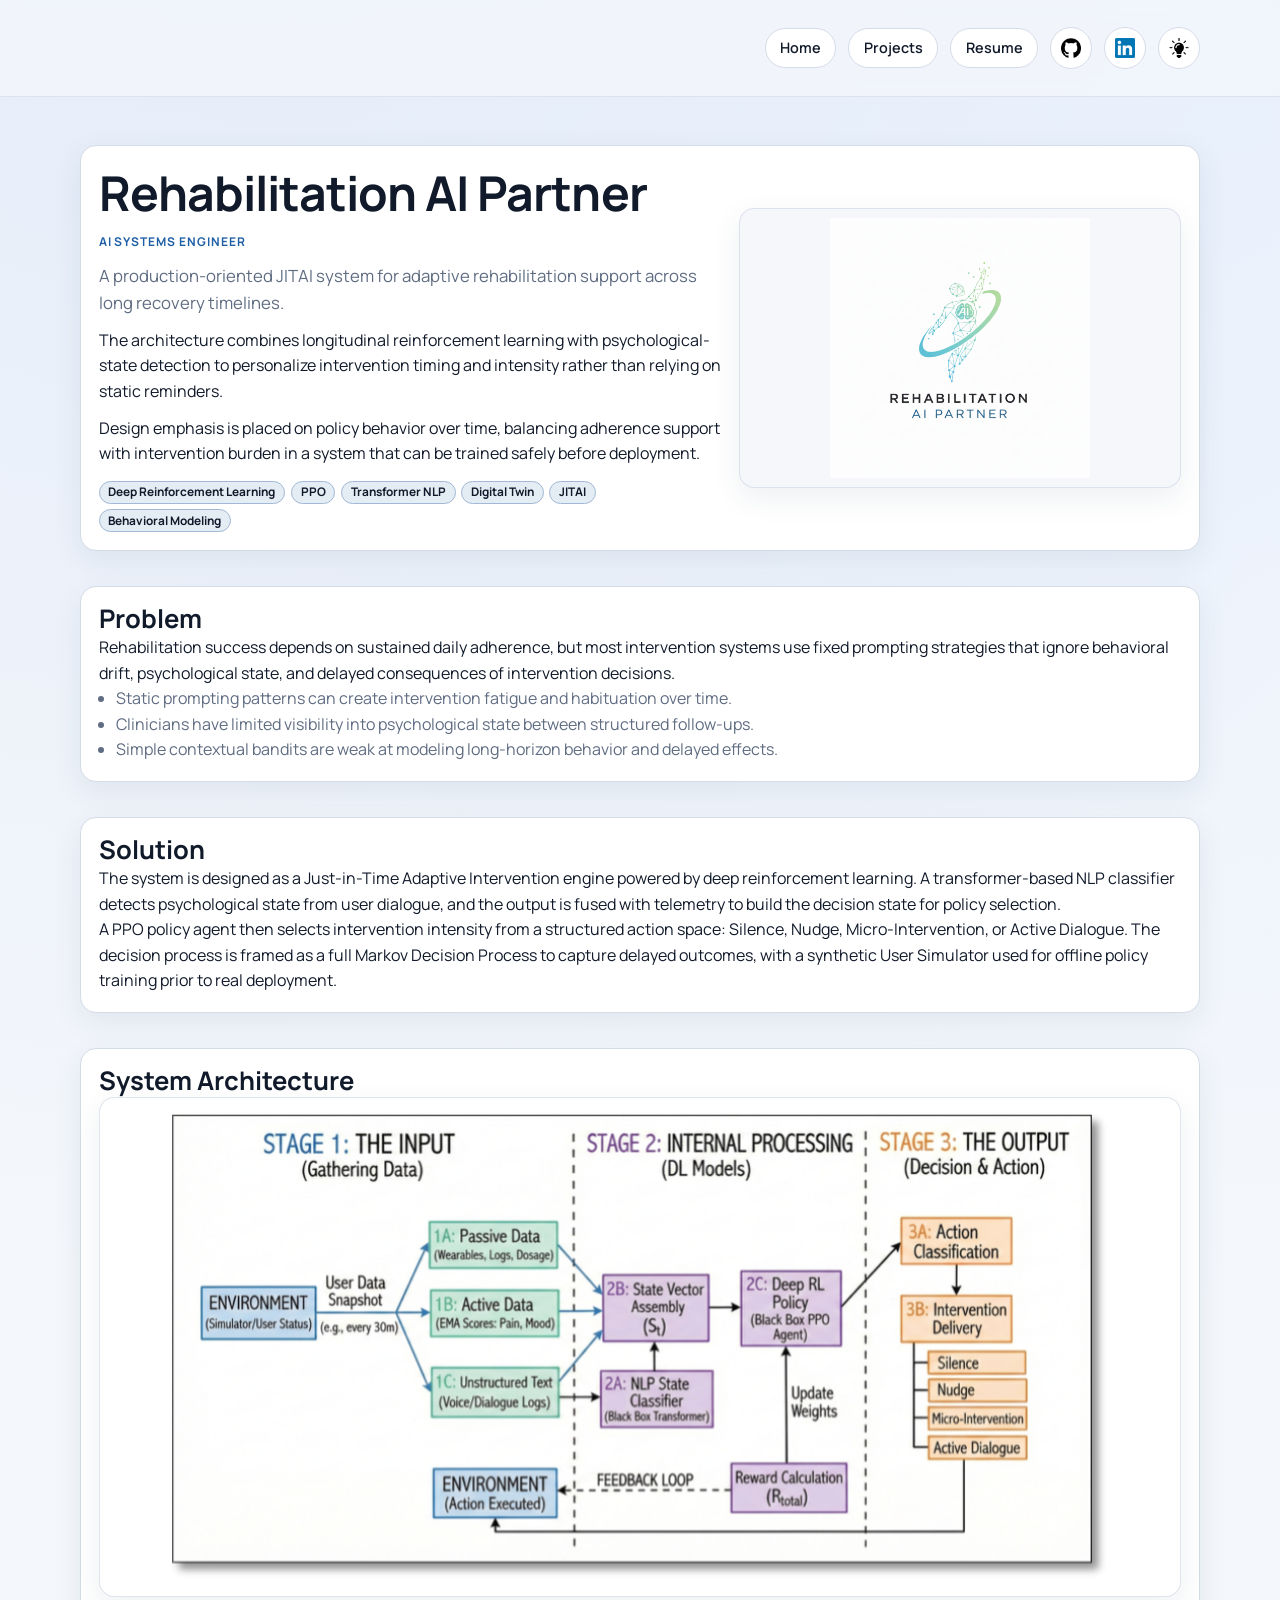
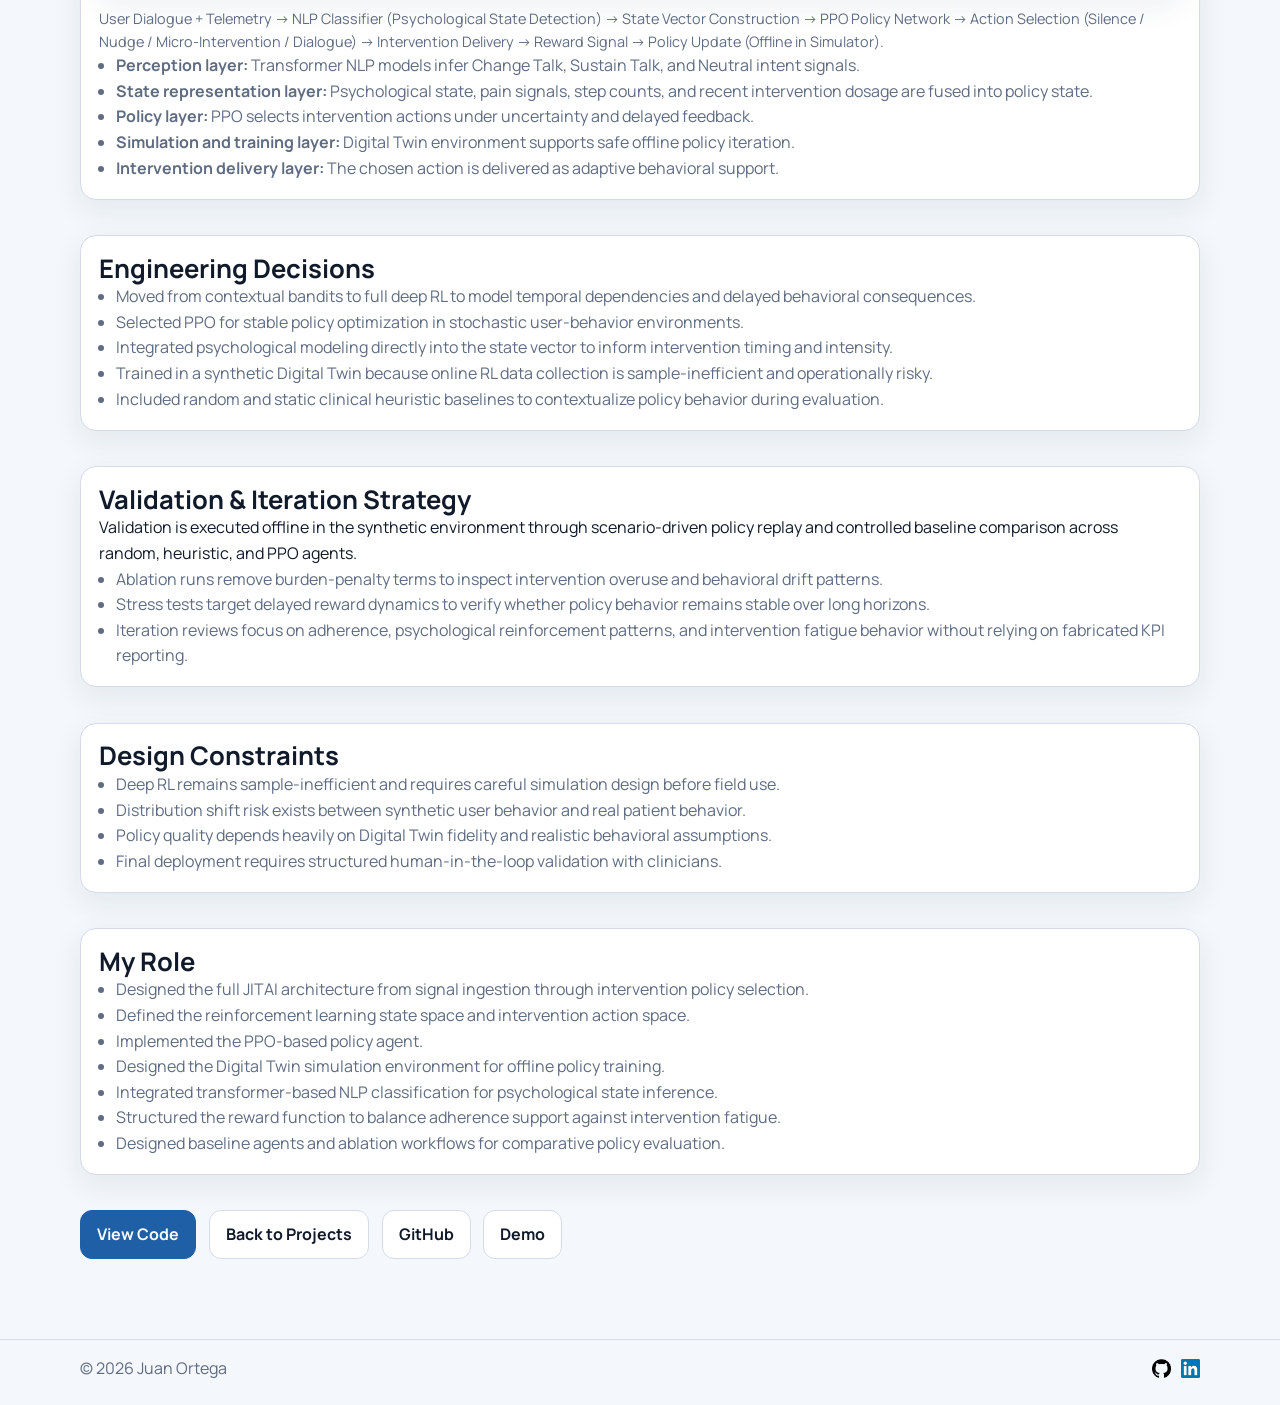
<file: projects/rehabilitation-ai-partner/index.html>
<!doctype html>
<html lang="en">
<head>
  <script async src="https://www.googletagmanager.com/gtag/js?id=G-5ZBMEJ9MCL"></script>
  <script>
    window.dataLayer = window.dataLayer || [];
    function gtag(){dataLayer.push(arguments);}
    gtag('js', new Date());
    gtag('config', 'G-5ZBMEJ9MCL');
  </script>
  <meta charset="utf-8" />
  <meta name="viewport" content="width=device-width, initial-scale=1" />
  <link rel="icon" type="image/png" href="../../logo.png" />
  <title>Rehabilitation AI Partner | Juan Ortega</title>
  <meta name="description" content="Project overview: Rehabilitation AI Partner." />
  <link rel="stylesheet" href="../../assets/styles/base.css" />
  <link rel="stylesheet" href="../../assets/styles/components.css" />
  <link rel="stylesheet" href="../../assets/styles/pages.css" />
</head>
<body>
  <header class="site-header">
    <div class="container nav-row">
      <a class="brand" href="../../index.html" aria-label="Home">
        <span class="brand-home-logo" aria-hidden="true"></span>
      </a>
      <nav class="site-nav" aria-label="Main Navigation">
        <a href="../../index.html">Home</a>
        <a href="../../projects.html">Projects</a>
        <a href="../../Resume.pdf" target="_blank" rel="noreferrer">Resume</a>
        <a class="icon-link nav-icon-button" href="https://github.com/jcortega-projects" target="_blank" rel="noreferrer" aria-label="GitHub">
          <img class="github-icon nav-icon" src="../../assets/images/icons/github_logo_dark.png" data-light-icon="../../assets/images/icons/github_logo_dark.png" data-dark-icon="../../assets/images/icons/github_logo_white.png" alt="GitHub" />
        </a>
        <a class="icon-link nav-icon-button" href="https://linkedin.com/in/juan-ortega-quezada" target="_blank" rel="noreferrer" aria-label="LinkedIn">
          <img class="nav-icon linkedin-icon" src="../../assets/images/icons/linkedIn_logo.png" alt="LinkedIn" />
        </a>
        <button id="theme-toggle" class="theme-toggle nav-icon-button" type="button" aria-label="Toggle theme">
          <img class="nav-icon" src="../../assets/images/icons/night-mode.png" data-dark-icon="../../assets/images/icons/night-mode.png" data-light-icon="../../assets/images/icons/day-mode.png" alt="Dark mode" />
        </button>
      </nav>
    </div>
  </header>

  <main class="container section-block rehab-case-study">
    <section class="panel rehab-case-study-hero">
      <div class="rehab-case-study-hero__content">
        <h1>Rehabilitation AI Partner</h1>
        <p class="eyebrow">AI Systems Engineer</p>
        <p class="lead">A production-oriented JITAI system for adaptive rehabilitation support across long recovery timelines.</p>
        <p>The architecture combines longitudinal reinforcement learning with psychological-state detection to personalize intervention timing and intensity rather than relying on static reminders.</p>
        <p>Design emphasis is placed on policy behavior over time, balancing adherence support with intervention burden in a system that can be trained safely before deployment.</p>
        <div class="stack-tags">
          <span class="stack-pill">Deep Reinforcement Learning</span>
          <span class="stack-pill">PPO</span>
          <span class="stack-pill">Transformer NLP</span>
          <span class="stack-pill">Digital Twin</span>
          <span class="stack-pill">JITAI</span>
          <span class="stack-pill">Behavioral Modeling</span>
        </div>
      </div>
      <figure class="rehab-case-study-hero__media">
        <img src="../../assets/images/projects/rehabilitation-ai-partner/project_overview.png" alt="Rehabilitation AI Partner overview" />
      </figure>
    </section>

    <section class="panel spaced">
      <h2>Problem</h2>
      <p>Rehabilitation success depends on sustained daily adherence, but most intervention systems use fixed prompting strategies that ignore behavioral drift, psychological state, and delayed consequences of intervention decisions.</p>
      <ul class="compact-list">
        <li>Static prompting patterns can create intervention fatigue and habituation over time.</li>
        <li>Clinicians have limited visibility into psychological state between structured follow-ups.</li>
        <li>Simple contextual bandits are weak at modeling long-horizon behavior and delayed effects.</li>
      </ul>
    </section>

    <section class="panel spaced">
      <h2>Solution</h2>
      <p>The system is designed as a Just-in-Time Adaptive Intervention engine powered by deep reinforcement learning. A transformer-based NLP classifier detects psychological state from user dialogue, and the output is fused with telemetry to build the decision state for policy selection.</p>
      <p>A PPO policy agent then selects intervention intensity from a structured action space: Silence, Nudge, Micro-Intervention, or Active Dialogue. The decision process is framed as a full Markov Decision Process to capture delayed outcomes, with a synthetic User Simulator used for offline policy training prior to real deployment.</p>
    </section>

    <section class="panel spaced">
      <h2>System Architecture</h2>
      <figure class="rehab-case-study-diagram">
        <img src="../../assets/images/projects/rehabilitation-ai-partner/project_diagram.png" alt="Rehabilitation AI Partner system architecture diagram" />
      </figure>
      <p class="project-caption">User Dialogue + Telemetry -> NLP Classifier (Psychological State Detection) -> State Vector Construction -> PPO Policy Network -> Action Selection (Silence / Nudge / Micro-Intervention / Dialogue) -> Intervention Delivery -> Reward Signal -> Policy Update (Offline in Simulator).</p>
      <ul class="compact-list">
        <li><strong>Perception layer:</strong> Transformer NLP models infer Change Talk, Sustain Talk, and Neutral intent signals.</li>
        <li><strong>State representation layer:</strong> Psychological state, pain signals, step counts, and recent intervention dosage are fused into policy state.</li>
        <li><strong>Policy layer:</strong> PPO selects intervention actions under uncertainty and delayed feedback.</li>
        <li><strong>Simulation and training layer:</strong> Digital Twin environment supports safe offline policy iteration.</li>
        <li><strong>Intervention delivery layer:</strong> The chosen action is delivered as adaptive behavioral support.</li>
      </ul>
    </section>

    <section class="panel spaced">
      <h2>Engineering Decisions</h2>
      <ul class="compact-list">
        <li>Moved from contextual bandits to full deep RL to model temporal dependencies and delayed behavioral consequences.</li>
        <li>Selected PPO for stable policy optimization in stochastic user-behavior environments.</li>
        <li>Integrated psychological modeling directly into the state vector to inform intervention timing and intensity.</li>
        <li>Trained in a synthetic Digital Twin because online RL data collection is sample-inefficient and operationally risky.</li>
        <li>Included random and static clinical heuristic baselines to contextualize policy behavior during evaluation.</li>
      </ul>
    </section>

    <section class="panel spaced">
      <h2>Validation &amp; Iteration Strategy</h2>
      <p>Validation is executed offline in the synthetic environment through scenario-driven policy replay and controlled baseline comparison across random, heuristic, and PPO agents.</p>
      <ul class="compact-list">
        <li>Ablation runs remove burden-penalty terms to inspect intervention overuse and behavioral drift patterns.</li>
        <li>Stress tests target delayed reward dynamics to verify whether policy behavior remains stable over long horizons.</li>
        <li>Iteration reviews focus on adherence, psychological reinforcement patterns, and intervention fatigue behavior without relying on fabricated KPI reporting.</li>
      </ul>
    </section>

    <section class="panel spaced">
      <h2>Design Constraints</h2>
      <ul class="compact-list">
        <li>Deep RL remains sample-inefficient and requires careful simulation design before field use.</li>
        <li>Distribution shift risk exists between synthetic user behavior and real patient behavior.</li>
        <li>Policy quality depends heavily on Digital Twin fidelity and realistic behavioral assumptions.</li>
        <li>Final deployment requires structured human-in-the-loop validation with clinicians.</li>
      </ul>
    </section>

    <section class="panel spaced">
      <h2>My Role</h2>
      <ul class="compact-list">
        <li>Designed the full JITAI architecture from signal ingestion through intervention policy selection.</li>
        <li>Defined the reinforcement learning state space and intervention action space.</li>
        <li>Implemented the PPO-based policy agent.</li>
        <li>Designed the Digital Twin simulation environment for offline policy training.</li>
        <li>Integrated transformer-based NLP classification for psychological state inference.</li>
        <li>Structured the reward function to balance adherence support against intervention fatigue.</li>
        <li>Designed baseline agents and ablation workflows for comparative policy evaluation.</li>
      </ul>
    </section>

    <div class="button-row">
      <a class="button button-primary" href="code.html">View Code</a>
      <a class="button" href="../../projects.html">Back to Projects</a>
      <!-- TODO: add real link -->
      <a class="button" href="#" target="_blank" rel="noreferrer">GitHub</a>
      <!-- TODO: add real link -->
      <a class="button" href="#" target="_blank" rel="noreferrer">Demo</a>
    </div>
  </main>

  <footer class="site-footer">
    <div class="container footer-row">
      <span>© <span id="year"></span> Juan Ortega</span>
      <div class="footer-social">
      <a class="footer-github" href="https://github.com/jcortega-projects" target="_blank" rel="noreferrer" aria-label="GitHub">
        <img class="github-icon nav-icon" src="../../assets/images/icons/github_logo_dark.png" data-light-icon="../../assets/images/icons/github_logo_dark.png" data-dark-icon="../../assets/images/icons/github_logo_white.png" alt="GitHub" />
      </a>
      <a class="footer-linkedin" href="https://linkedin.com/in/juan-ortega-quezada" target="_blank" rel="noreferrer" aria-label="LinkedIn">
        <img class="nav-icon linkedin-icon" src="../../assets/images/icons/linkedIn_logo.png" alt="LinkedIn" />
      </a>
    </div>
    </div>
  </footer>

  <script src="../../assets/scripts/theme.js"></script>
</body>
</html>
</file>
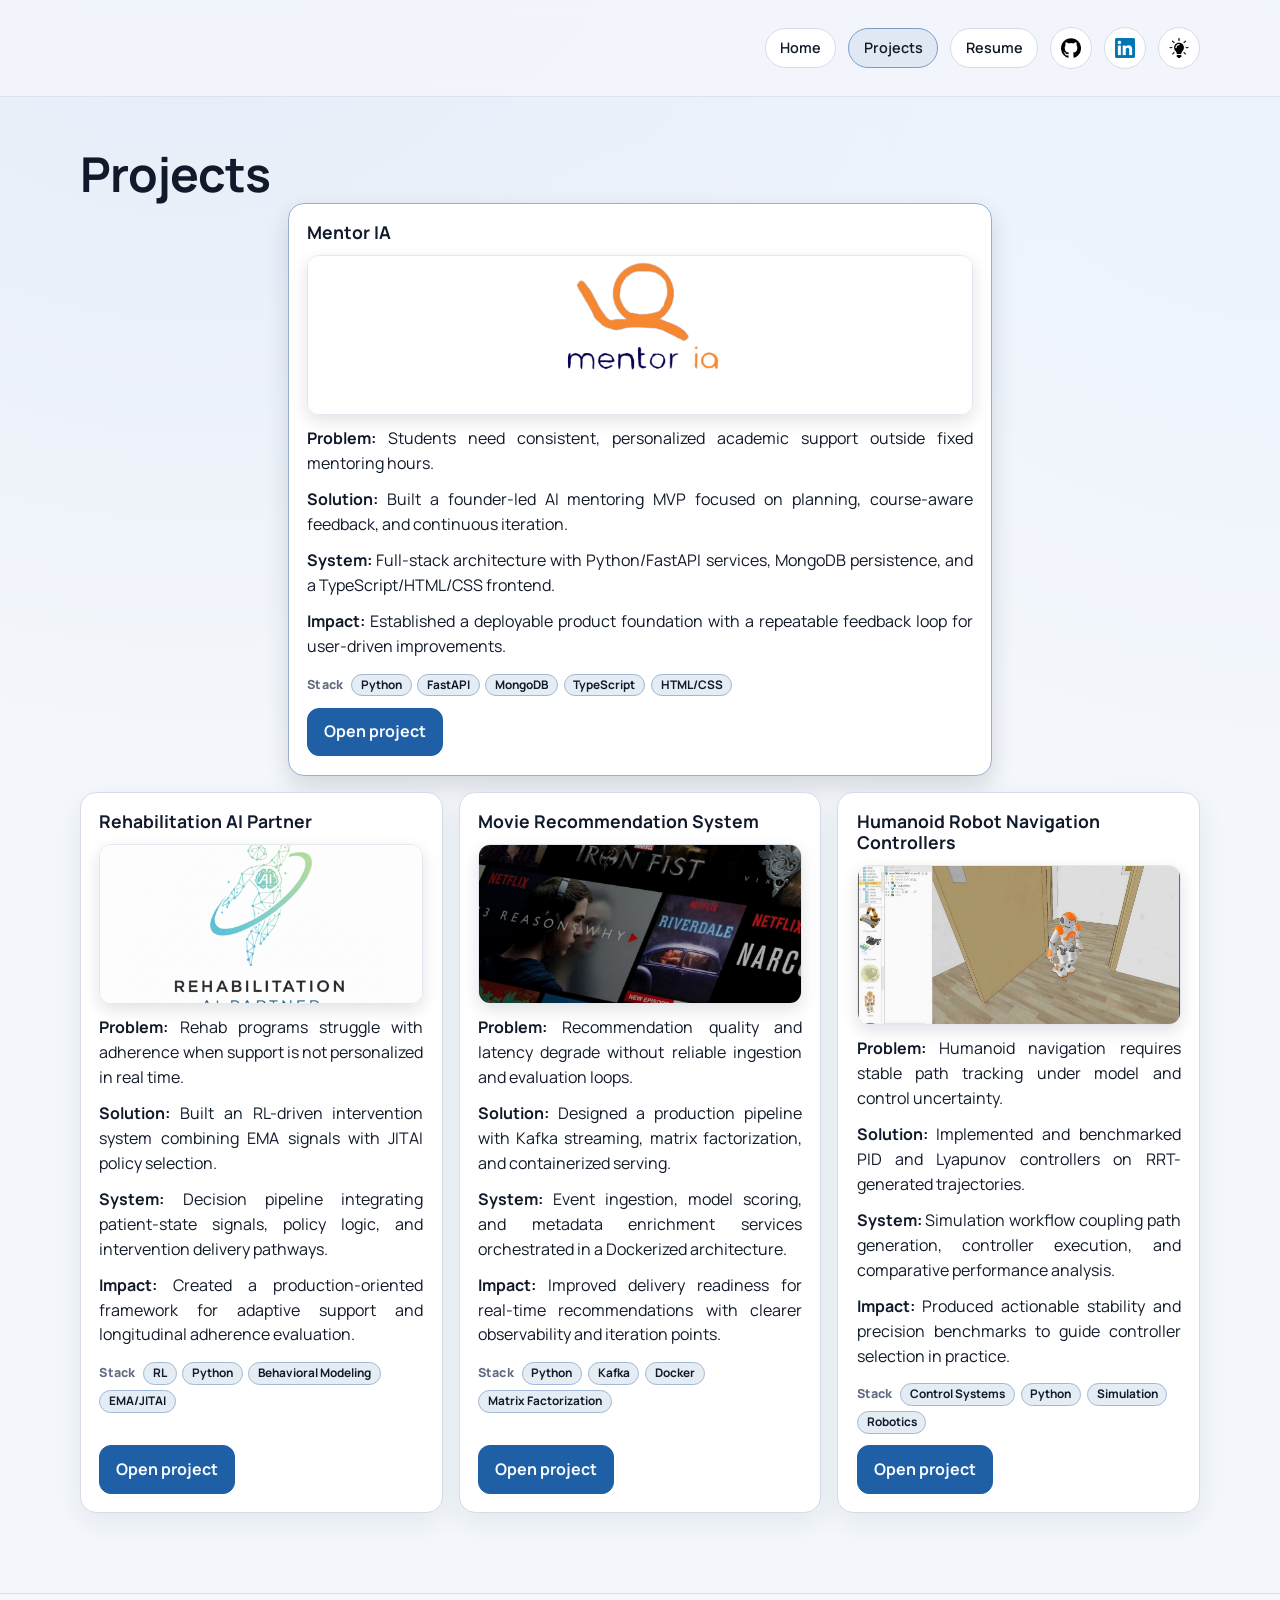
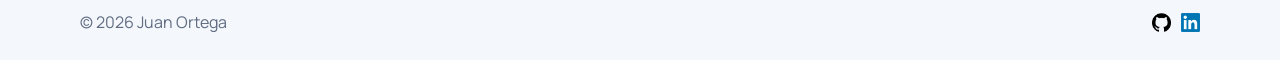
<file: projects.html>
<!doctype html>
<html lang="en">
<head>
  <script async src="https://www.googletagmanager.com/gtag/js?id=G-5ZBMEJ9MCL"></script>
  <script>
    window.dataLayer = window.dataLayer || [];
    function gtag(){dataLayer.push(arguments);}
    gtag('js', new Date());
    gtag('config', 'G-5ZBMEJ9MCL');
  </script>
  <meta charset="utf-8" />
  <meta name="viewport" content="width=device-width, initial-scale=1" />
  <link rel="icon" type="image/png" href="logo.png" />
  <title>Projects | Juan Ortega</title>
  <meta name="description" content="AI and ML projects by Juan Ortega." />
  <link rel="stylesheet" href="assets/styles/base.css" />
  <link rel="stylesheet" href="assets/styles/components.css" />
  <link rel="stylesheet" href="assets/styles/pages.css" />
</head>
<body>
  <header class="site-header">
    <div class="container nav-row">
      <a class="brand" href="index.html" aria-label="Home">
        <span class="brand-home-logo" aria-hidden="true"></span>
      </a>
      <nav class="site-nav" aria-label="Main Navigation">
        <a href="index.html">Home</a>
        <a href="projects.html" aria-current="page">Projects</a>
        <a href="Resume.pdf" target="_blank" rel="noreferrer">Resume</a>
        <a class="icon-link nav-icon-button" href="https://github.com/jcortega-projects" target="_blank" rel="noreferrer" aria-label="GitHub">
          <img class="github-icon nav-icon" src="assets/images/icons/github_logo_dark.png" data-light-icon="assets/images/icons/github_logo_dark.png" data-dark-icon="assets/images/icons/github_logo_white.png" alt="GitHub" />
        </a>
        <a class="icon-link nav-icon-button" href="https://linkedin.com/in/juan-ortega-quezada" target="_blank" rel="noreferrer" aria-label="LinkedIn">
          <img class="nav-icon linkedin-icon" src="assets/images/icons/linkedIn_logo.png" alt="LinkedIn" />
        </a>
        <button id="theme-toggle" class="theme-toggle nav-icon-button" type="button" aria-label="Toggle theme">
          <img class="nav-icon" src="assets/images/icons/night-mode.png" data-dark-icon="assets/images/icons/night-mode.png" data-light-icon="assets/images/icons/day-mode.png" alt="Dark mode" />
        </button>
      </nav>
    </div>
  </header>

  <main class="container section-block">
    <h1>Projects</h1>
    <div class="card-grid project-grid">
      <article class="card project-card project-card-featured">
        <h3>Mentor IA</h3>
        <img class="project-card__image" src="assets/images/projects/mentor-ia/project_overview.png" alt="Mentor IA overview" />
        <p class="project-copy"><strong>Problem:</strong> Students need consistent, personalized academic support outside fixed mentoring hours.</p>
        <p class="project-copy"><strong>Solution:</strong> Built a founder-led AI mentoring MVP focused on planning, course-aware feedback, and continuous iteration.</p>
        <p class="project-copy"><strong>System:</strong> Full-stack architecture with Python/FastAPI services, MongoDB persistence, and a TypeScript/HTML/CSS frontend.</p>
        <p class="project-copy"><strong>Impact:</strong> Established a deployable product foundation with a repeatable feedback loop for user-driven improvements.</p>
        <div class="stack-tags">
          <span class="stack-label">Stack</span>
          <span class="stack-pill">Python</span>
          <span class="stack-pill">FastAPI</span>
          <span class="stack-pill">MongoDB</span>
          <span class="stack-pill">TypeScript</span>
          <span class="stack-pill">HTML/CSS</span>
        </div>
        <a class="button button-primary" href="projects/mentor-ia/index.html">Open project</a>
      </article>

      <article class="card project-card">
        <h3>Rehabilitation AI Partner</h3>
        <img class="project-card__image" src="assets/images/projects/rehabilitation-ai-partner/project_overview.png" alt="Rehabilitation AI Partner overview" />
        <p class="project-copy"><strong>Problem:</strong> Rehab programs struggle with adherence when support is not personalized in real time.</p>
        <p class="project-copy"><strong>Solution:</strong> Built an RL-driven intervention system combining EMA signals with JITAI policy selection.</p>
        <p class="project-copy"><strong>System:</strong> Decision pipeline integrating patient-state signals, policy logic, and intervention delivery pathways.</p>
        <p class="project-copy"><strong>Impact:</strong> Created a production-oriented framework for adaptive support and longitudinal adherence evaluation.</p>
        <div class="stack-tags">
          <span class="stack-label">Stack</span>
          <span class="stack-pill">RL</span>
          <span class="stack-pill">Python</span>
          <span class="stack-pill">Behavioral Modeling</span>
          <span class="stack-pill">EMA/JITAI</span>
        </div>
        <a class="button button-primary" href="projects/rehabilitation-ai-partner/index.html">Open project</a>
      </article>

      <article class="card project-card">
        <h3>Movie Recommendation System</h3>
        <img class="project-card__image" src="assets/images/projects/movie-recommendation-system/project_overview.png" alt="Movie Recommendation System overview" />
        <p class="project-copy"><strong>Problem:</strong> Recommendation quality and latency degrade without reliable ingestion and evaluation loops.</p>
        <p class="project-copy"><strong>Solution:</strong> Designed a production pipeline with Kafka streaming, matrix factorization, and containerized serving.</p>
        <p class="project-copy"><strong>System:</strong> Event ingestion, model scoring, and metadata enrichment services orchestrated in a Dockerized architecture.</p>
        <p class="project-copy"><strong>Impact:</strong> Improved delivery readiness for real-time recommendations with clearer observability and iteration points.</p>
        <div class="stack-tags">
          <span class="stack-label">Stack</span>
          <span class="stack-pill">Python</span>
          <span class="stack-pill">Kafka</span>
          <span class="stack-pill">Docker</span>
          <span class="stack-pill">Matrix Factorization</span>
        </div>
        <a class="button button-primary" href="projects/movie-recommendation-system/index.html">Open project</a>
      </article>

      <article class="card project-card">
        <h3>Humanoid Robot Navigation Controllers</h3>
        <img class="project-card__image" src="assets/images/projects/humanoid-robot-navigation/project_overview.png" alt="Humanoid Robot Navigation Controllers overview" />
        <p class="project-copy"><strong>Problem:</strong> Humanoid navigation requires stable path tracking under model and control uncertainty.</p>
        <p class="project-copy"><strong>Solution:</strong> Implemented and benchmarked PID and Lyapunov controllers on RRT-generated trajectories.</p>
        <p class="project-copy"><strong>System:</strong> Simulation workflow coupling path generation, controller execution, and comparative performance analysis.</p>
        <p class="project-copy"><strong>Impact:</strong> Produced actionable stability and precision benchmarks to guide controller selection in practice.</p>
        <div class="stack-tags">
          <span class="stack-label">Stack</span>
          <span class="stack-pill">Control Systems</span>
          <span class="stack-pill">Python</span>
          <span class="stack-pill">Simulation</span>
          <span class="stack-pill">Robotics</span>
        </div>
        <a class="button button-primary" href="projects/humanoid-robot-navigation-controllers/index.html">Open project</a>
      </article>
    </div>
  </main>

  <footer class="site-footer">
    <div class="container footer-row">
      <span>© <span id="year"></span> Juan Ortega</span>
      <div class="footer-social">
      <a class="footer-github" href="https://github.com/jcortega-projects" target="_blank" rel="noreferrer" aria-label="GitHub">
        <img class="github-icon nav-icon" src="assets/images/icons/github_logo_dark.png" data-light-icon="assets/images/icons/github_logo_dark.png" data-dark-icon="assets/images/icons/github_logo_white.png" alt="GitHub" />
      </a>
      <a class="footer-linkedin" href="https://linkedin.com/in/juan-ortega-quezada" target="_blank" rel="noreferrer" aria-label="LinkedIn">
        <img class="nav-icon linkedin-icon" src="assets/images/icons/linkedIn_logo.png" alt="LinkedIn" />
      </a>
    </div>
    </div>
  </footer>

  <script src="assets/scripts/theme.js"></script>
</body>
</html>
</file>
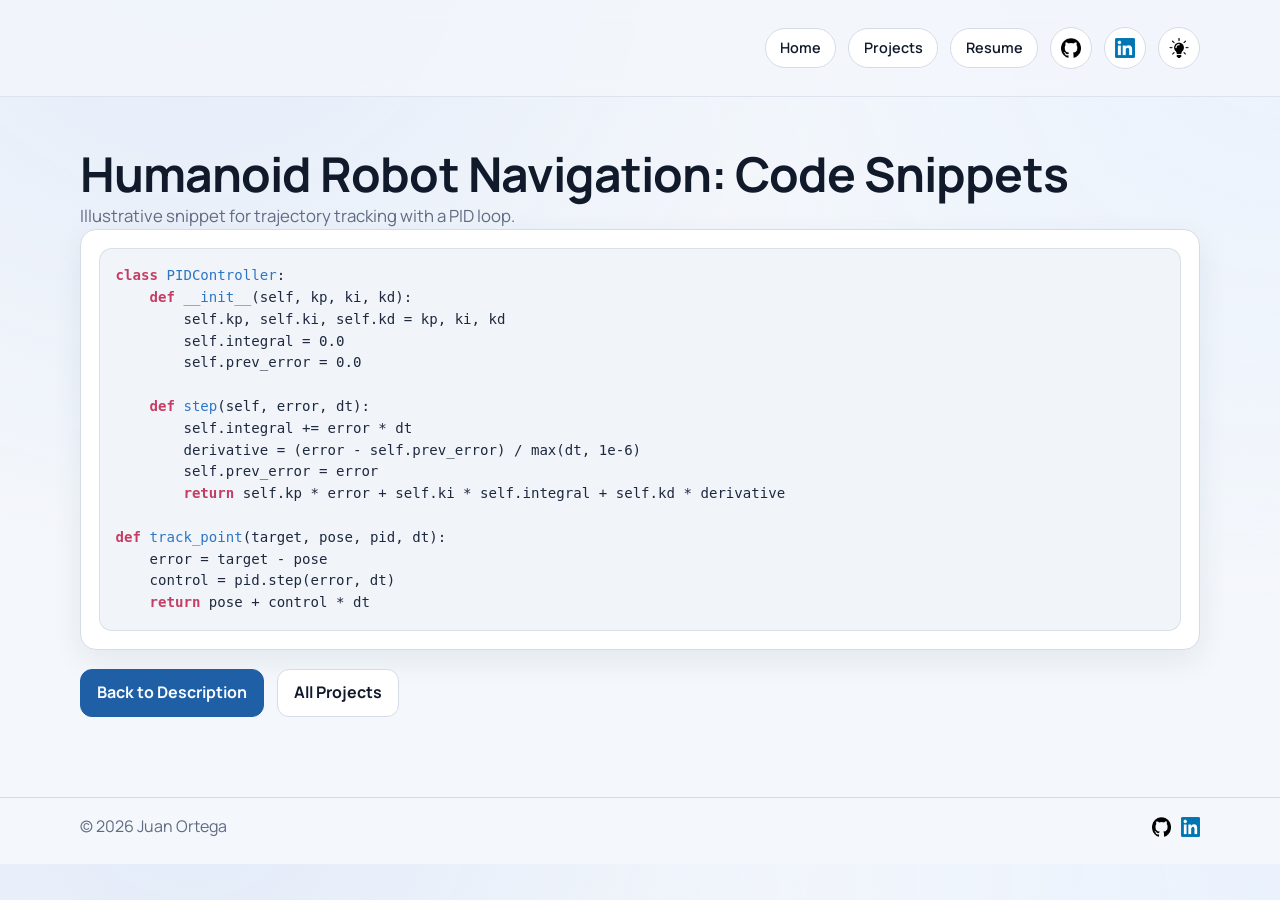
<file: projects/humanoid-robot-navigation-controllers/code.html>
<!doctype html>
<html lang="en">
<head>
  <script async src="https://www.googletagmanager.com/gtag/js?id=G-5ZBMEJ9MCL"></script>
  <script>
    window.dataLayer = window.dataLayer || [];
    function gtag(){dataLayer.push(arguments);}
    gtag('js', new Date());
    gtag('config', 'G-5ZBMEJ9MCL');
  </script>
  <meta charset="utf-8" />
  <meta name="viewport" content="width=device-width, initial-scale=1" />
  <link rel="icon" type="image/png" href="../../logo.png" />
  <title>Code | Humanoid Robot Navigation Controllers</title>
  <meta name="description" content="Code snippets for Humanoid Robot Navigation Controllers." />
  <link rel="stylesheet" href="../../assets/styles/base.css" />
  <link rel="stylesheet" href="../../assets/styles/components.css" />
  <link rel="stylesheet" href="../../assets/styles/pages.css" />
</head>
<body>
  <header class="site-header">
    <div class="container nav-row">
      <a class="brand" href="../../index.html" aria-label="Home">
        <span class="brand-home-logo" aria-hidden="true"></span>
      </a>
      <nav class="site-nav" aria-label="Main Navigation">
        <a href="../../index.html">Home</a>
        <a href="../../projects.html">Projects</a>
        <a href="../../Resume.pdf" target="_blank" rel="noreferrer">Resume</a>
        <a class="icon-link nav-icon-button" href="https://github.com/jcortega-projects" target="_blank" rel="noreferrer" aria-label="GitHub">
          <img class="github-icon nav-icon" src="../../assets/images/icons/github_logo_dark.png" data-light-icon="../../assets/images/icons/github_logo_dark.png" data-dark-icon="../../assets/images/icons/github_logo_white.png" alt="GitHub" />
        </a>
        <a class="icon-link nav-icon-button" href="https://linkedin.com/in/juan-ortega-quezada" target="_blank" rel="noreferrer" aria-label="LinkedIn">
          <img class="nav-icon linkedin-icon" src="../../assets/images/icons/linkedIn_logo.png" alt="LinkedIn" />
        </a>
        <button id="theme-toggle" class="theme-toggle nav-icon-button" type="button" aria-label="Toggle theme">
          <img class="nav-icon" src="../../assets/images/icons/night-mode.png" data-dark-icon="../../assets/images/icons/night-mode.png" data-light-icon="../../assets/images/icons/day-mode.png" alt="Dark mode" />
        </button>
      </nav>
    </div>
  </header>

  <main class="container section-block">
    <h1>Humanoid Robot Navigation: Code Snippets</h1>
    <p class="lead">Illustrative snippet for trajectory tracking with a PID loop.</p>

    <section class="code-panel">
<pre><code><span class="code-keyword">class</span> <span class="code-func">PIDController</span>:
    <span class="code-keyword">def</span> <span class="code-func">__init__</span>(self, kp, ki, kd):
        self.kp, self.ki, self.kd = kp, ki, kd
        self.integral = 0.0
        self.prev_error = 0.0

    <span class="code-keyword">def</span> <span class="code-func">step</span>(self, error, dt):
        self.integral += error * dt
        derivative = (error - self.prev_error) / max(dt, 1e-6)
        self.prev_error = error
        <span class="code-keyword">return</span> self.kp * error + self.ki * self.integral + self.kd * derivative

<span class="code-keyword">def</span> <span class="code-func">track_point</span>(target, pose, pid, dt):
    error = target - pose
    control = pid.step(error, dt)
    <span class="code-keyword">return</span> pose + control * dt</code></pre>
    </section>

    <div class="button-row">
      <a class="button button-primary" href="index.html">Back to Description</a>
      <a class="button" href="../../projects.html">All Projects</a>
    </div>
  </main>

  <footer class="site-footer">
    <div class="container footer-row">
      <span>© <span id="year"></span> Juan Ortega</span>
      <div class="footer-social">
      <a class="footer-github" href="https://github.com/jcortega-projects" target="_blank" rel="noreferrer" aria-label="GitHub">
        <img class="github-icon nav-icon" src="../../assets/images/icons/github_logo_dark.png" data-light-icon="../../assets/images/icons/github_logo_dark.png" data-dark-icon="../../assets/images/icons/github_logo_white.png" alt="GitHub" />
      </a>
      <a class="footer-linkedin" href="https://linkedin.com/in/juan-ortega-quezada" target="_blank" rel="noreferrer" aria-label="LinkedIn">
        <img class="nav-icon linkedin-icon" src="../../assets/images/icons/linkedIn_logo.png" alt="LinkedIn" />
      </a>
    </div>
    </div>
  </footer>

  <script src="../../assets/scripts/theme.js"></script>
</body>
</html>
</file>
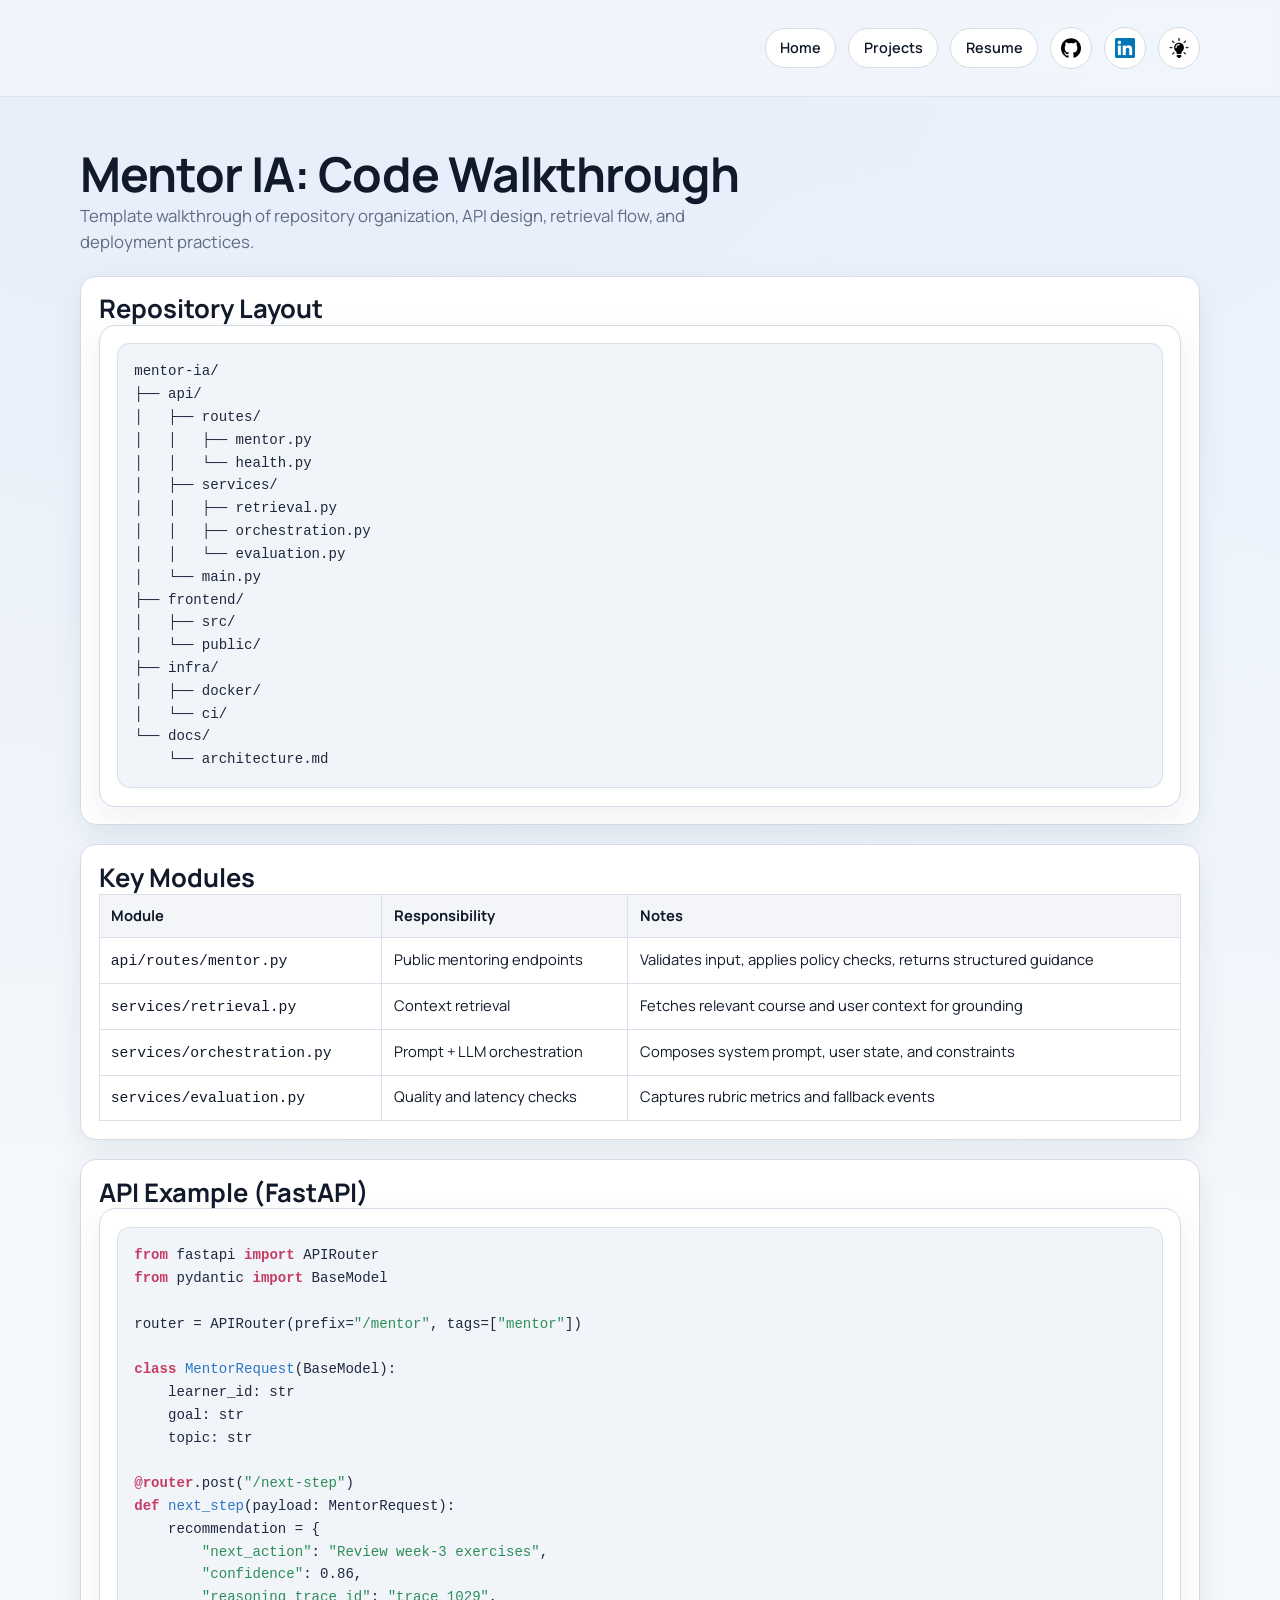
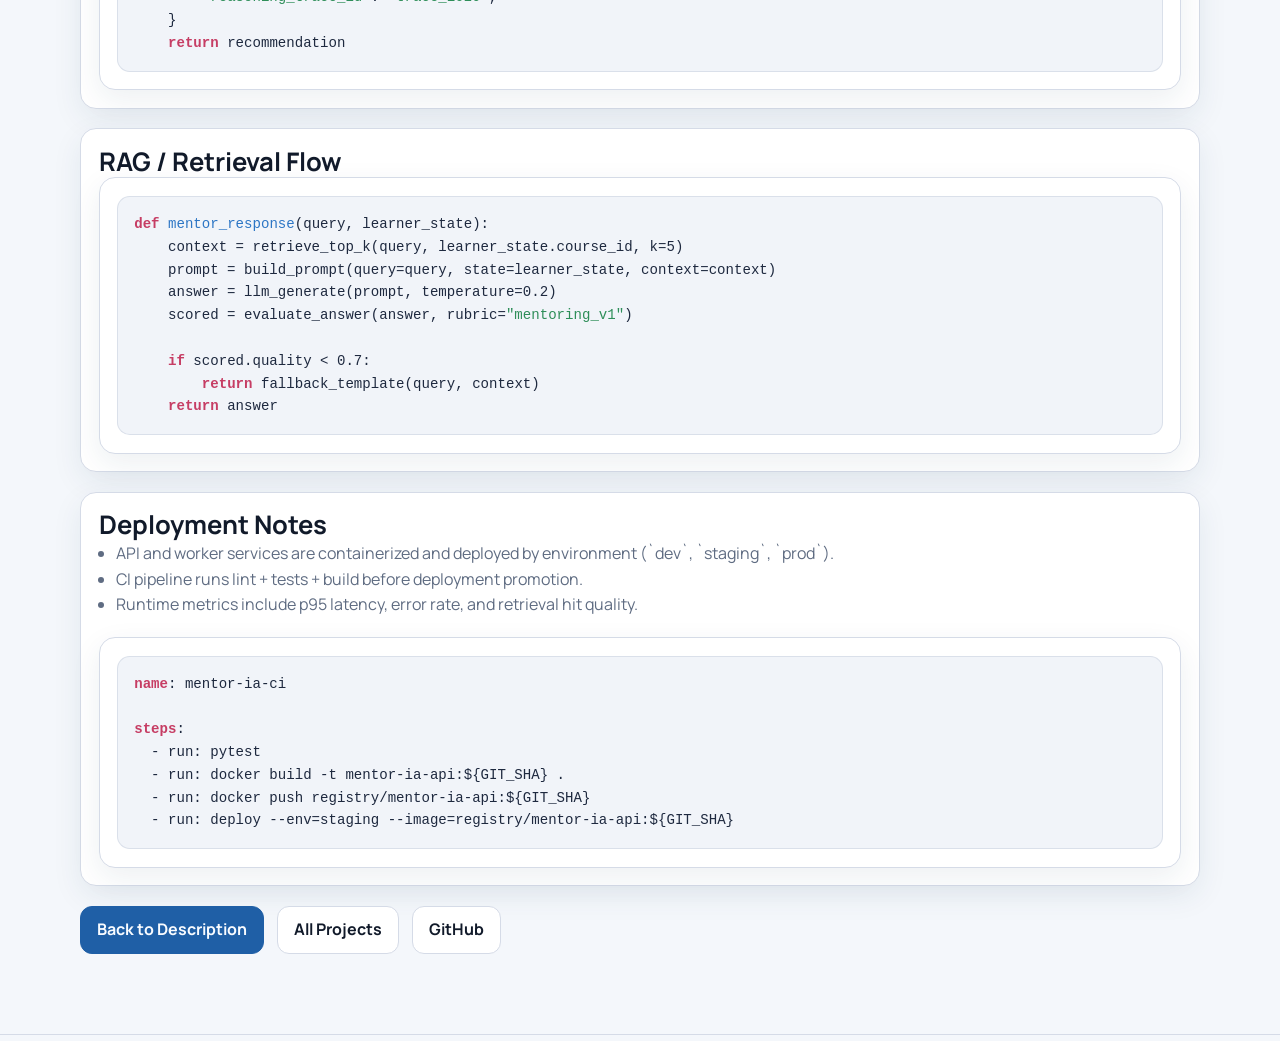
<file: projects/mentor-ia/code.html>
<!doctype html>
<html lang="en">
<head>
  <script async src="https://www.googletagmanager.com/gtag/js?id=G-5ZBMEJ9MCL"></script>
  <script>
    window.dataLayer = window.dataLayer || [];
    function gtag(){dataLayer.push(arguments);}
    gtag('js', new Date());
    gtag('config', 'G-5ZBMEJ9MCL');
  </script>
  <meta charset="utf-8" />
  <meta name="viewport" content="width=device-width, initial-scale=1" />
  <link rel="icon" type="image/png" href="../../logo.png" />
  <title>Code | Mentor IA</title>
  <meta name="description" content="Code snippets for Mentor IA." />
  <link rel="stylesheet" href="../../assets/styles/base.css" />
  <link rel="stylesheet" href="../../assets/styles/components.css" />
  <link rel="stylesheet" href="../../assets/styles/pages.css" />
</head>
<body>
  <header class="site-header">
    <div class="container nav-row">
      <a class="brand" href="../../index.html" aria-label="Home">
        <span class="brand-home-logo" aria-hidden="true"></span>
      </a>
      <nav class="site-nav" aria-label="Main Navigation">
        <a href="../../index.html">Home</a>
        <a href="../../projects.html">Projects</a>
        <a href="../../Resume.pdf" target="_blank" rel="noreferrer">Resume</a>
        <a class="icon-link nav-icon-button" href="https://github.com/jcortega-projects" target="_blank" rel="noreferrer" aria-label="GitHub">
          <img class="github-icon nav-icon" src="../../assets/images/icons/github_logo_dark.png" data-light-icon="../../assets/images/icons/github_logo_dark.png" data-dark-icon="../../assets/images/icons/github_logo_white.png" alt="GitHub" />
        </a>
        <a class="icon-link nav-icon-button" href="https://linkedin.com/in/juan-ortega-quezada" target="_blank" rel="noreferrer" aria-label="LinkedIn">
          <img class="nav-icon linkedin-icon" src="../../assets/images/icons/linkedIn_logo.png" alt="LinkedIn" />
        </a>
        <button id="theme-toggle" class="theme-toggle nav-icon-button" type="button" aria-label="Toggle theme">
          <img class="nav-icon" src="../../assets/images/icons/night-mode.png" data-dark-icon="../../assets/images/icons/night-mode.png" data-light-icon="../../assets/images/icons/day-mode.png" alt="Dark mode" />
        </button>
      </nav>
    </div>
  </header>

  <main class="container section-block">
    <h1>Mentor IA: Code Walkthrough</h1>
    <p class="lead">Template walkthrough of repository organization, API design, retrieval flow, and deployment practices.</p>

    <section class="panel spaced">
      <h2>Repository Layout</h2>
      <section class="code-panel">
<pre><code>mentor-ia/
├── api/
│   ├── routes/
│   │   ├── mentor.py
│   │   └── health.py
│   ├── services/
│   │   ├── retrieval.py
│   │   ├── orchestration.py
│   │   └── evaluation.py
│   └── main.py
├── frontend/
│   ├── src/
│   └── public/
├── infra/
│   ├── docker/
│   └── ci/
└── docs/
    └── architecture.md</code></pre>
      </section>
    </section>

    <section class="panel spaced">
      <h2>Key Modules</h2>
      <div class="table-wrap">
        <table class="detail-table">
          <thead>
            <tr>
              <th>Module</th>
              <th>Responsibility</th>
              <th>Notes</th>
            </tr>
          </thead>
          <tbody>
            <tr>
              <td><code>api/routes/mentor.py</code></td>
              <td>Public mentoring endpoints</td>
              <td>Validates input, applies policy checks, returns structured guidance</td>
            </tr>
            <tr>
              <td><code>services/retrieval.py</code></td>
              <td>Context retrieval</td>
              <td>Fetches relevant course and user context for grounding</td>
            </tr>
            <tr>
              <td><code>services/orchestration.py</code></td>
              <td>Prompt + LLM orchestration</td>
              <td>Composes system prompt, user state, and constraints</td>
            </tr>
            <tr>
              <td><code>services/evaluation.py</code></td>
              <td>Quality and latency checks</td>
              <td>Captures rubric metrics and fallback events</td>
            </tr>
          </tbody>
        </table>
      </div>
    </section>

    <section class="panel spaced">
      <h2>API Example (FastAPI)</h2>
      <section class="code-panel">
<pre><code><span class="code-keyword">from</span> fastapi <span class="code-keyword">import</span> APIRouter
<span class="code-keyword">from</span> pydantic <span class="code-keyword">import</span> BaseModel

router = APIRouter(prefix=<span class="code-string">"/mentor"</span>, tags=[<span class="code-string">"mentor"</span>])

<span class="code-keyword">class</span> <span class="code-func">MentorRequest</span>(BaseModel):
    learner_id: str
    goal: str
    topic: str

<span class="code-keyword">@router</span>.post(<span class="code-string">"/next-step"</span>)
<span class="code-keyword">def</span> <span class="code-func">next_step</span>(payload: MentorRequest):
    recommendation = {
        <span class="code-string">"next_action"</span>: <span class="code-string">"Review week-3 exercises"</span>,
        <span class="code-string">"confidence"</span>: 0.86,
        <span class="code-string">"reasoning_trace_id"</span>: <span class="code-string">"trace_1029"</span>,
    }
    <span class="code-keyword">return</span> recommendation</code></pre>
      </section>
    </section>

    <section class="panel spaced">
      <h2>RAG / Retrieval Flow</h2>
      <section class="code-panel">
<pre><code><span class="code-keyword">def</span> <span class="code-func">mentor_response</span>(query, learner_state):
    context = retrieve_top_k(query, learner_state.course_id, k=5)
    prompt = build_prompt(query=query, state=learner_state, context=context)
    answer = llm_generate(prompt, temperature=0.2)
    scored = evaluate_answer(answer, rubric=<span class="code-string">"mentoring_v1"</span>)

    <span class="code-keyword">if</span> scored.quality &lt; 0.7:
        <span class="code-keyword">return</span> fallback_template(query, context)
    <span class="code-keyword">return</span> answer</code></pre>
      </section>
    </section>

    <section class="panel spaced">
      <h2>Deployment Notes</h2>
      <ul class="compact-list">
        <li>API and worker services are containerized and deployed by environment (`dev`, `staging`, `prod`).</li>
        <li>CI pipeline runs lint + tests + build before deployment promotion.</li>
        <li>Runtime metrics include p95 latency, error rate, and retrieval hit quality.</li>
      </ul>
      <section class="code-panel spaced">
<pre><code><span class="code-keyword">name</span>: mentor-ia-ci

<span class="code-keyword">steps</span>:
  - run: pytest
  - run: docker build -t mentor-ia-api:${GIT_SHA} .
  - run: docker push registry/mentor-ia-api:${GIT_SHA}
  - run: deploy --env=staging --image=registry/mentor-ia-api:${GIT_SHA}</code></pre>
      </section>
    </section>

    <div class="button-row">
      <a class="button button-primary" href="index.html">Back to Description</a>
      <a class="button" href="../../projects.html">All Projects</a>
      <a class="button" href="#" target="_blank" rel="noreferrer">GitHub</a>
    </div>
  </main>

  <footer class="site-footer">
    <div class="container footer-row">
      <span>© <span id="year"></span> Juan Ortega</span>
      <div class="footer-social">
      <a class="footer-github" href="https://github.com/jcortega-projects" target="_blank" rel="noreferrer" aria-label="GitHub">
        <img class="github-icon nav-icon" src="../../assets/images/icons/github_logo_dark.png" data-light-icon="../../assets/images/icons/github_logo_dark.png" data-dark-icon="../../assets/images/icons/github_logo_white.png" alt="GitHub" />
      </a>
      <a class="footer-linkedin" href="https://linkedin.com/in/juan-ortega-quezada" target="_blank" rel="noreferrer" aria-label="LinkedIn">
        <img class="nav-icon linkedin-icon" src="../../assets/images/icons/linkedIn_logo.png" alt="LinkedIn" />
      </a>
    </div>
    </div>
  </footer>

  <script src="../../assets/scripts/theme.js"></script>
</body>
</html>
</file>
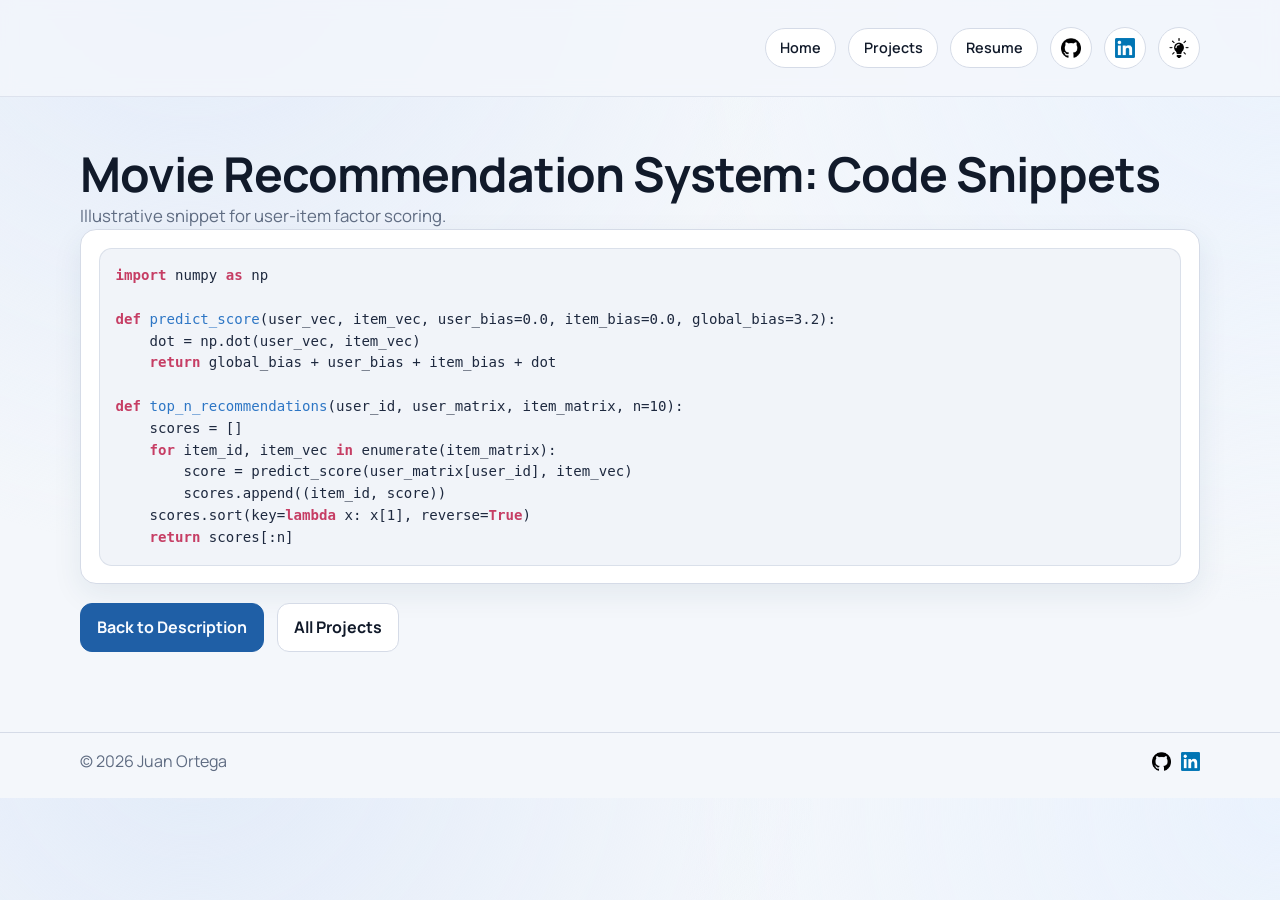
<file: projects/movie-recommendation-system/code.html>
<!doctype html>
<html lang="en">
<head>
  <script async src="https://www.googletagmanager.com/gtag/js?id=G-5ZBMEJ9MCL"></script>
  <script>
    window.dataLayer = window.dataLayer || [];
    function gtag(){dataLayer.push(arguments);}
    gtag('js', new Date());
    gtag('config', 'G-5ZBMEJ9MCL');
  </script>
  <meta charset="utf-8" />
  <meta name="viewport" content="width=device-width, initial-scale=1" />
  <link rel="icon" type="image/png" href="../../logo.png" />
  <title>Code | Movie Recommendation System</title>
  <meta name="description" content="Code snippets for Movie Recommendation System." />
  <link rel="stylesheet" href="../../assets/styles/base.css" />
  <link rel="stylesheet" href="../../assets/styles/components.css" />
  <link rel="stylesheet" href="../../assets/styles/pages.css" />
</head>
<body>
  <header class="site-header">
    <div class="container nav-row">
      <a class="brand" href="../../index.html" aria-label="Home">
        <span class="brand-home-logo" aria-hidden="true"></span>
      </a>
      <nav class="site-nav" aria-label="Main Navigation">
        <a href="../../index.html">Home</a>
        <a href="../../projects.html">Projects</a>
        <a href="../../Resume.pdf" target="_blank" rel="noreferrer">Resume</a>
        <a class="icon-link nav-icon-button" href="https://github.com/jcortega-projects" target="_blank" rel="noreferrer" aria-label="GitHub">
          <img class="github-icon nav-icon" src="../../assets/images/icons/github_logo_dark.png" data-light-icon="../../assets/images/icons/github_logo_dark.png" data-dark-icon="../../assets/images/icons/github_logo_white.png" alt="GitHub" />
        </a>
        <a class="icon-link nav-icon-button" href="https://linkedin.com/in/juan-ortega-quezada" target="_blank" rel="noreferrer" aria-label="LinkedIn">
          <img class="nav-icon linkedin-icon" src="../../assets/images/icons/linkedIn_logo.png" alt="LinkedIn" />
        </a>
        <button id="theme-toggle" class="theme-toggle nav-icon-button" type="button" aria-label="Toggle theme">
          <img class="nav-icon" src="../../assets/images/icons/night-mode.png" data-dark-icon="../../assets/images/icons/night-mode.png" data-light-icon="../../assets/images/icons/day-mode.png" alt="Dark mode" />
        </button>
      </nav>
    </div> 
  </header>
  
  <main class="container section-block">
    <h1>Movie Recommendation System: Code Snippets</h1>
    <p class="lead">Illustrative snippet for user-item factor scoring.</p>

    <section class="code-panel">
<pre><code><span class="code-keyword">import</span> numpy <span class="code-keyword">as</span> np

<span class="code-keyword">def</span> <span class="code-func">predict_score</span>(user_vec, item_vec, user_bias=0.0, item_bias=0.0, global_bias=3.2):
    dot = np.dot(user_vec, item_vec)
    <span class="code-keyword">return</span> global_bias + user_bias + item_bias + dot

<span class="code-keyword">def</span> <span class="code-func">top_n_recommendations</span>(user_id, user_matrix, item_matrix, n=10):
    scores = []
    <span class="code-keyword">for</span> item_id, item_vec <span class="code-keyword">in</span> enumerate(item_matrix):
        score = predict_score(user_matrix[user_id], item_vec)
        scores.append((item_id, score))
    scores.sort(key=<span class="code-keyword">lambda</span> x: x[1], reverse=<span class="code-keyword">True</span>)
    <span class="code-keyword">return</span> scores[:n]</code></pre>
    </section>

    <div class="button-row">
      <a class="button button-primary" href="index.html">Back to Description</a>
      <a class="button" href="../../projects.html">All Projects</a>
    </div>
  </main>

  <footer class="site-footer">
    <div class="container footer-row">
      <span>© <span id="year"></span> Juan Ortega</span>
      <div class="footer-social">
      <a class="footer-github" href="https://github.com/jcortega-projects" target="_blank" rel="noreferrer" aria-label="GitHub">
        <img class="github-icon nav-icon" src="../../assets/images/icons/github_logo_dark.png" data-light-icon="../../assets/images/icons/github_logo_dark.png" data-dark-icon="../../assets/images/icons/github_logo_white.png" alt="GitHub" />
      </a>
      <a class="footer-linkedin" href="https://linkedin.com/in/juan-ortega-quezada" target="_blank" rel="noreferrer" aria-label="LinkedIn">
        <img class="nav-icon linkedin-icon" src="../../assets/images/icons/linkedIn_logo.png" alt="LinkedIn" />
      </a>
    </div>
    </div>
  </footer>

  <script src="../../assets/scripts/theme.js"></script>
</body>
</html>
</file>
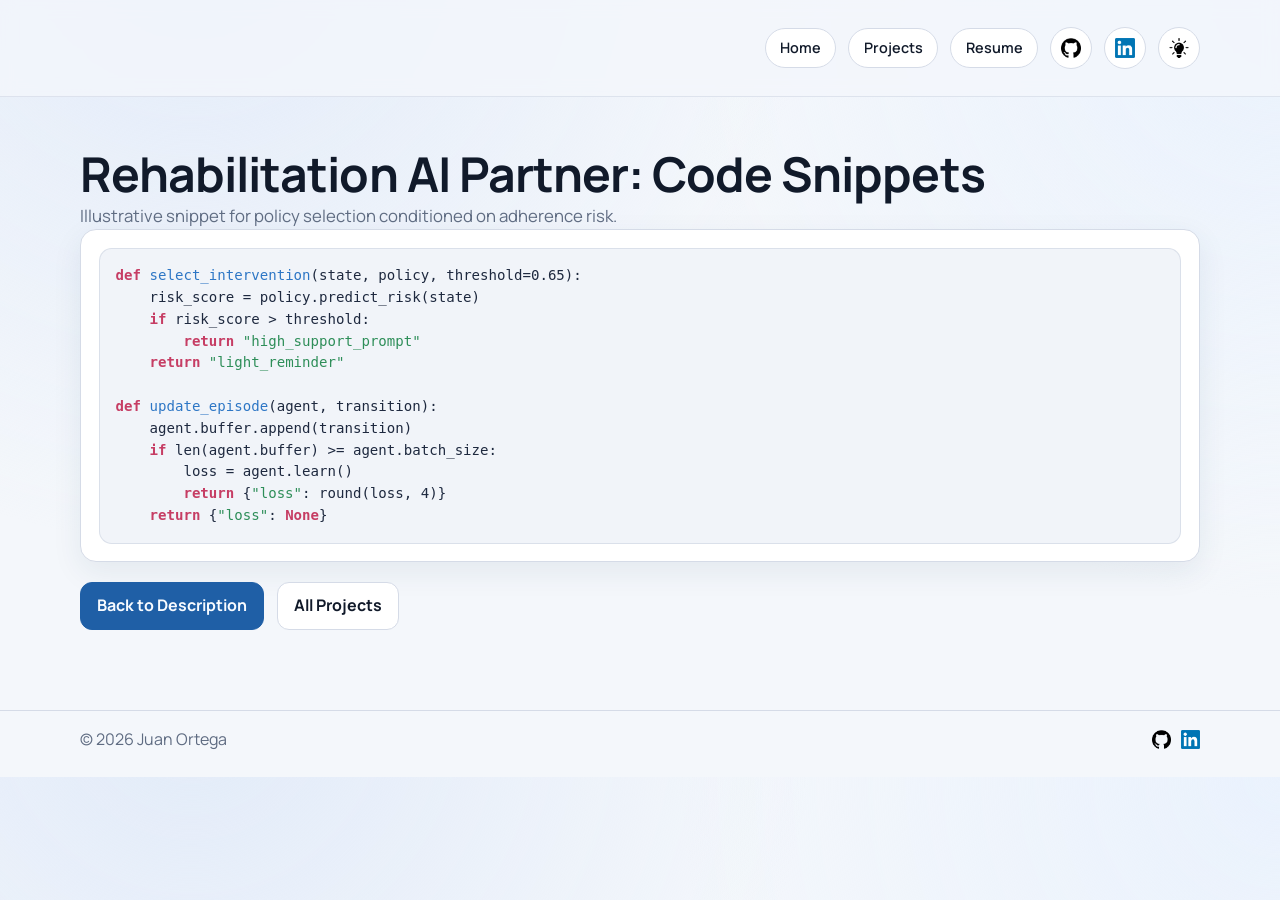
<file: projects/rehabilitation-ai-partner/code.html>
<!doctype html>
<html lang="en">
<head>
  <script async src="https://www.googletagmanager.com/gtag/js?id=G-5ZBMEJ9MCL"></script>
  <script>
    window.dataLayer = window.dataLayer || [];
    function gtag(){dataLayer.push(arguments);}
    gtag('js', new Date());
    gtag('config', 'G-5ZBMEJ9MCL');
  </script>
  <meta charset="utf-8" />
  <meta name="viewport" content="width=device-width, initial-scale=1" />
  <link rel="icon" type="image/png" href="../../logo.png" />
  <title>Code | Rehabilitation AI Partner</title>
  <meta name="description" content="Code snippets for Rehabilitation AI Partner." />
  <link rel="stylesheet" href="../../assets/styles/base.css" />
  <link rel="stylesheet" href="../../assets/styles/components.css" />
  <link rel="stylesheet" href="../../assets/styles/pages.css" />
</head>
<body>
  <header class="site-header">
    <div class="container nav-row">
      <a class="brand" href="../../index.html" aria-label="Home">
        <span class="brand-home-logo" aria-hidden="true"></span>
      </a>
      <nav class="site-nav" aria-label="Main Navigation">
        <a href="../../index.html">Home</a>
        <a href="../../projects.html">Projects</a>
        <a href="../../Resume.pdf" target="_blank" rel="noreferrer">Resume</a>
        <a class="icon-link nav-icon-button" href="https://github.com/jcortega-projects" target="_blank" rel="noreferrer" aria-label="GitHub">
          <img class="github-icon nav-icon" src="../../assets/images/icons/github_logo_dark.png" data-light-icon="../../assets/images/icons/github_logo_dark.png" data-dark-icon="../../assets/images/icons/github_logo_white.png" alt="GitHub" />
        </a>
        <a class="icon-link nav-icon-button" href="https://linkedin.com/in/juan-ortega-quezada" target="_blank" rel="noreferrer" aria-label="LinkedIn">
          <img class="nav-icon linkedin-icon" src="../../assets/images/icons/linkedIn_logo.png" alt="LinkedIn" />
        </a>
        <button id="theme-toggle" class="theme-toggle nav-icon-button" type="button" aria-label="Toggle theme">
          <img class="nav-icon" src="../../assets/images/icons/night-mode.png" data-dark-icon="../../assets/images/icons/night-mode.png" data-light-icon="../../assets/images/icons/day-mode.png" alt="Dark mode" />
        </button>
      </nav>
    </div>
  </header>

  <main class="container section-block">
    <h1>Rehabilitation AI Partner: Code Snippets</h1>
    <p class="lead">Illustrative snippet for policy selection conditioned on adherence risk.</p>

    <section class="code-panel">
<pre><code><span class="code-keyword">def</span> <span class="code-func">select_intervention</span>(state, policy, threshold=0.65):
    risk_score = policy.predict_risk(state)
    <span class="code-keyword">if</span> risk_score &gt; threshold:
        <span class="code-keyword">return</span> <span class="code-string">"high_support_prompt"</span>
    <span class="code-keyword">return</span> <span class="code-string">"light_reminder"</span>

<span class="code-keyword">def</span> <span class="code-func">update_episode</span>(agent, transition):
    agent.buffer.append(transition)
    <span class="code-keyword">if</span> len(agent.buffer) &gt;= agent.batch_size:
        loss = agent.learn()
        <span class="code-keyword">return</span> {<span class="code-string">"loss"</span>: round(loss, 4)}
    <span class="code-keyword">return</span> {<span class="code-string">"loss"</span>: <span class="code-keyword">None</span>}</code></pre>
    </section>

    <div class="button-row">
      <a class="button button-primary" href="index.html">Back to Description</a>
      <a class="button" href="../../projects.html">All Projects</a>
    </div>
  </main>

  <footer class="site-footer">
    <div class="container footer-row">
      <span>© <span id="year"></span> Juan Ortega</span>
      <div class="footer-social">
      <a class="footer-github" href="https://github.com/jcortega-projects" target="_blank" rel="noreferrer" aria-label="GitHub">
        <img class="github-icon nav-icon" src="../../assets/images/icons/github_logo_dark.png" data-light-icon="../../assets/images/icons/github_logo_dark.png" data-dark-icon="../../assets/images/icons/github_logo_white.png" alt="GitHub" />
      </a>
      <a class="footer-linkedin" href="https://linkedin.com/in/juan-ortega-quezada" target="_blank" rel="noreferrer" aria-label="LinkedIn">
        <img class="nav-icon linkedin-icon" src="../../assets/images/icons/linkedIn_logo.png" alt="LinkedIn" />
      </a>
    </div>
    </div>
  </footer>

  <script src="../../assets/scripts/theme.js"></script>
</body>
</html>
</file>
<file: assets/styles/base.css>
@import url("https://fonts.googleapis.com/css2?family=Manrope:wght@400;500;600;700;800&family=IBM+Plex+Mono:wght@400;500&display=swap");

:root {
  --bg: #f4f7fb;
  --bg-accent: radial-gradient(circle at 15% -10%, #e2ebf9 0%, transparent 45%),
    radial-gradient(circle at 100% 0%, #eaf2fd 0%, transparent 40%);
  --surface: #ffffff;
  --surface-muted: #f1f4f9;
  --text: #111a2a;
  --muted: #5f6c82;
  --border: #d5dbe7;
  --accent: #1f5fa6;
  --accent-strong: #114782;
  --success: #1f7a5b;
  --shadow: 0 10px 30px rgba(31, 58, 94, 0.08);
  --nav-icon-button-size: 42px;
  --nav-icon-size: 20px;
  --project-thumb-height: 160px;
  --project-hero-max-height: 400px;
}

[data-theme="dark"] {
  --bg: #0b1220;
  --bg-accent: radial-gradient(circle at 15% -10%, #19243a 0%, transparent 45%),
    radial-gradient(circle at 100% 0%, #15253f 0%, transparent 40%);
  --surface: #111b2e;
  --surface-muted: #17243d;
  --text: #e8edf7;
  --muted: #afbdd4;
  --border: #2a3b5a;
  --accent: #74a8e8;
  --accent-strong: #9dc3f0;
  --success: #58b18f;
  --shadow: 0 14px 35px rgba(0, 0, 0, 0.3);
}

* {
  box-sizing: border-box;
}

html,
body {
  margin: 0;
  padding: 0;
}

body {
  font-family: "Manrope", -apple-system, BlinkMacSystemFont, "Segoe UI", sans-serif;
  color: var(--text);
  background: var(--bg-accent), var(--bg);
  line-height: 1.6;
}

h1,
h2,
h3 {
  line-height: 1.2;
  margin: 0;
}

h1 {
  font-size: clamp(2rem, 4vw, 3rem);
  letter-spacing: -0.02em;
}

h2 {
  font-size: clamp(1.2rem, 2.5vw, 1.6rem);
}

h3 {
  font-size: 1.1rem;
}

p {
  margin: 0;
}

img {
  max-width: 100%;
  height: auto;
  display: block;
}

a {
  color: var(--accent);
  text-decoration: none;
}

a:hover {
  color: var(--accent-strong);
}

.container {
  width: min(1120px, 92vw);
  margin: 0 auto;
}

.section-block {
  padding: 3rem 0;
}

.lead {
  max-width: 70ch;
  color: var(--muted);
  font-size: 1.05rem;
}

.spaced {
  margin-top: 1.2rem;
}
</file>
<file: assets/styles/components.css>
.site-header {
  position: sticky;
  top: 0;
  z-index: 20;
  background: color-mix(in srgb, var(--bg) 78%, transparent);
  backdrop-filter: blur(8px);
  border-bottom: 1px solid color-mix(in srgb, var(--border) 70%, transparent);
}

.nav-row {
  display: flex;
  align-items: center;
  justify-content: space-between;
  gap: 1rem;
  padding: 1rem 0;
}

.brand {
  display: inline-flex;
  align-items: center;
  gap: 0;
  font-weight: 800;
  color: var(--text);
  letter-spacing: -0.01em;
}

.brand-logo {
  position: absolute;
  inset: 0;
  width: 100%;
  height: 100%;
  object-fit: contain;
}

.brand-home-logo {
  width: clamp(10rem, 20vw, 13rem);
  height: clamp(4rem, 10vw, 4rem);
  position: relative;
  display: inline-block;
}

.logo-dark {
  display: none;
}

[data-theme="dark"] .logo-light {
  display: none;
}

[data-theme="dark"] .logo-dark {
  display: block;
}

.site-nav {
  display: flex;
  align-items: center;
  gap: 0.75rem;
  flex-wrap: wrap;
}

.site-nav a,
.theme-toggle {
  border: 1px solid var(--border);
  background: var(--surface);
  color: var(--text);
  border-radius: 999px;
  padding: 0.48rem 0.9rem;
  font-size: 0.9rem;
  font-weight: 600;
}

.site-nav a[aria-current="page"] {
  background: color-mix(in srgb, var(--accent) 14%, var(--surface));
  border-color: color-mix(in srgb, var(--accent) 50%, var(--border));
}

.site-nav .nav-icon-button {
  width: var(--nav-icon-button-size);
  height: var(--nav-icon-button-size);
  flex: 0 0 var(--nav-icon-button-size);
  display: inline-flex;
  align-items: center;
  justify-content: center;
  padding: 0;
  border-radius: 999px;
  line-height: 0;
}

.site-nav .nav-icon-button .nav-icon {
  width: var(--nav-icon-size);
  height: var(--nav-icon-size);
  object-fit: contain;
  display: block;
}


.theme-toggle {
  cursor: pointer;
  transition: transform 120ms ease;
}

.theme-toggle:hover,
.button:hover,
.card:hover {
  transform: translateY(-2px);
}

.hero {
  padding: 4.2rem 0 2.5rem;
  display: grid;
  grid-template-columns: 1.4fr 0.9fr;
  gap: 1.2rem;
}

.hero-side {
  display: grid;
  gap: 1rem;
  align-content: start;
}

.profile-card {
  display: flex;
  flex-direction: column;
  align-items: center;
  justify-content: center;
  margin: 0;
  padding: 1.2rem;
  border: 1px solid var(--border);
  background: var(--surface);
  border-radius: 1rem;
  box-shadow: var(--shadow);
}

.profile-photo {
  width: min(16rem, 58vw);
  aspect-ratio: 1 / 1;
  border-radius: 999px;
  object-fit: cover;
  object-position: center;
  border: 2px solid color-mix(in srgb, var(--border) 70%, transparent);
  box-shadow: 0 12px 26px rgba(25, 45, 75, 0.18);
}

.profile-name {
  margin-top: 0.8rem;
  font-weight: 800;
  letter-spacing: -0.01em;
}

.profile-social {
  margin-top: 0.75rem;
  display: inline-flex;
  align-items: center;
  gap: 0.55rem;
}

.profile-social .nav-icon-button {
  width: var(--nav-icon-button-size);
  height: var(--nav-icon-button-size);
  display: inline-flex;
  align-items: center;
  justify-content: center;
  border: 1px solid var(--border);
  border-radius: 999px;
  background: var(--surface);
  line-height: 0;
}

.profile-social .nav-icon {
  width: var(--nav-icon-size);
  height: var(--nav-icon-size);
  object-fit: contain;
  display: block;
}

.eyebrow {
  text-transform: uppercase;
  letter-spacing: 0.08em;
  font-size: 0.75rem;
  font-weight: 700;
  color: var(--accent);
}

.button-row {
  display: flex;
  gap: 0.8rem;
  margin-top: 1.2rem;
  flex-wrap: wrap;
}

.stack-row {
  display: flex;
  flex-wrap: wrap;
  align-items: center;
  gap: 0.6rem;
  margin-top: 0.75rem;
}

.stack-icon-link {
  display: inline-flex;
  align-items: center;
  justify-content: center;
  line-height: 0;
}

.stack-icon {
  width: auto;
  height: 26px;
  object-fit: contain;
  opacity: 0.5;
  filter: grayscale(100%);
  transition: opacity 120ms ease;
}

[data-theme="dark"] .stack-icon {
  opacity: 0.56;
}

.stack-icon-link:hover .stack-icon,
.stack-icon-link:focus-visible .stack-icon {
  opacity: 0.7;
}

.button {
  padding: 0.65rem 1rem;
  border: 1px solid var(--border);
  border-radius: 0.75rem;
  background: var(--surface);
  color: var(--text);
  font-weight: 700;
  transition: transform 120ms ease, background-color 120ms ease;
}

.button-primary {
  background: var(--accent);
  border-color: var(--accent);
  color: #f8fbff;
}

.button-primary:hover {
  background: var(--accent-strong);
  color: #f8fbff;
}

.panel,
.card,
.code-panel {
  border: 1px solid var(--border);
  background: var(--surface);
  border-radius: 1rem;
  padding: 1.1rem;
  box-shadow: var(--shadow);
}

.section-title-row {
  display: flex;
  align-items: center;
  justify-content: space-between;
  gap: 1rem;
  margin-bottom: 1.2rem;
}

.card-grid {
  display: grid;
  grid-template-columns: repeat(3, minmax(0, 1fr));
  gap: 1rem;
}

.card {
  display: grid;
  gap: 0.7rem;
  transition: transform 120ms ease;
}

.project-grid {
  grid-template-columns: repeat(3, minmax(0, 1fr));
  align-items: stretch;
}

.project-card-featured {
  grid-column: 1 / -1;
  width: min(44rem, 100%);
  justify-self: center;
  border-color: color-mix(in srgb, var(--accent) 35%, var(--border));
  box-shadow: 0 10px 24px color-mix(in srgb, var(--text) 14%, transparent);
}

.project-card {
  display: flex;
  flex-direction: column;
  gap: 0.72rem;
  height: 100%;
  padding: 1.15rem;
}

.project-card__image,
.project-thumb {
  width: 100%;
  height: var(--project-thumb-height);
  object-fit: cover;
  border-radius: 0.75rem;
  border: 1px solid color-mix(in srgb, var(--border) 65%, transparent);
  box-shadow: 0 6px 16px color-mix(in srgb, var(--text) 12%, transparent);
}

.project-copy {
  text-align: justify;
  text-justify: inter-word;
  line-height: 1.55;
  margin: 0;
}

.project-card .button {
  margin-top: auto;
  align-self: flex-start;
  min-width: 8rem;
}

.project-card .button-row {
  margin-top: auto;
}

.project-list-grid {
  grid-template-columns: repeat(auto-fit, minmax(250px, 1fr));
  align-items: stretch;
}

.project-list-grid .project-card {
  display: flex;
  flex-direction: column;
  height: 100%;
}

.project-list-grid .project-card__body {
  display: flex;
  flex-direction: column;
  gap: 0.8rem;
  flex: 1 1 auto;
}

.project-list-grid .project-card__actions {
  margin-top: auto;
  display: flex;
  gap: 0.75rem;
  flex-wrap: wrap;
  padding-top: 0.4rem;
}

.project-list-grid .project-card__actions .button {
  margin-top: 0;
}

/* Home project highlights compact list */
.project-compact-list {
  display: grid;
  gap: 0.7rem;
}

.project-compact-item {
  display: grid;
  grid-template-columns: 52px minmax(0, 1fr) auto;
  align-items: center;
  gap: 0.8rem;
  border: 1px solid var(--border);
  border-radius: 0.9rem;
  background: var(--surface);
  box-shadow: var(--shadow);
  padding: 0.65rem 0.8rem;
}

.project-compact-thumb {
  width: 52px;
  height: 52px;
  border-radius: 0.7rem;
  object-fit: cover;
  border: 1px solid color-mix(in srgb, var(--border) 70%, transparent);
}

.project-compact-meta {
  min-width: 0;
  display: grid;
  gap: 0.15rem;
}

.project-compact-meta h3 {
  font-size: 1rem;
  margin: 0;
}

.project-compact-summary {
  margin: 0;
  color: var(--muted);
  line-height: 1.35;
  display: -webkit-box;
  -webkit-box-orient: vertical;
  -webkit-line-clamp: 1;
  overflow: hidden;
  text-overflow: ellipsis;
}

.project-compact-actions {
  display: inline-flex;
  align-items: center;
  gap: 0.45rem;
}

.icon-action-button {
  width: 2rem;
  height: 2rem;
  display: inline-flex;
  align-items: center;
  justify-content: center;
  border: 1px solid var(--border);
  border-radius: 999px;
  background: var(--surface);
  color: var(--text);
  line-height: 0;
  transition: transform 120ms ease, background-color 120ms ease;
}

.icon-action-button svg {
  width: 0.95rem;
  height: 0.95rem;
}

.icon-action-button .nav-icon {
  width: 0.95rem;
  height: 0.95rem;
  object-fit: contain;
  display: block;
}

.icon-action-button:hover,
.icon-action-button:focus-visible {
  transform: translateY(-1px);
  background: color-mix(in srgb, var(--accent) 10%, var(--surface));
}

.project-hero {
  margin: 1rem 0 1.2rem;
  border: 1px solid color-mix(in srgb, var(--border) 72%, transparent);
  background: var(--surface);
  border-radius: 0.9rem;
  padding: 0.45rem;
  box-shadow: 0 8px 20px color-mix(in srgb, var(--text) 10%, transparent);
}

.project-hero img {
  width: 100%;
  max-width: 100%;
  height: auto;
  max-height: var(--project-hero-max-height);
  object-fit: contain;
  margin: 0 auto;
  border-radius: 0.65rem;
}

.project-caption {
  margin-top: 0.65rem;
  color: var(--muted);
  font-size: 0.9rem;
}

.metric-value {
  font-weight: 800;
  font-size: 1.15rem;
  color: var(--text);
}

.metric-note {
  color: var(--muted);
}

.table-wrap {
  overflow-x: auto;
}

.detail-table {
  width: 100%;
  min-width: 36rem;
  border-collapse: collapse;
  font-size: 0.92rem;
}

.detail-table th,
.detail-table td {
  border: 1px solid color-mix(in srgb, var(--border) 85%, transparent);
  padding: 0.6rem 0.7rem;
  text-align: left;
  vertical-align: top;
}

.detail-table th {
  background: color-mix(in srgb, var(--surface-muted) 86%, transparent);
}

/* Mentor IA case study layout */
.mentor-case-study {
  display: grid;
  gap: 1rem;
}

.mentor-case-study-hero {
  display: grid;
  grid-template-columns: minmax(0, 1.2fr) minmax(0, 0.85fr);
  gap: 1rem;
  align-items: center;
}

.mentor-case-study-hero__content {
  display: grid;
  gap: 0.7rem;
}

.mentor-case-study-hero__media {
  margin: 0;
  border: 1px solid color-mix(in srgb, var(--border) 75%, transparent);
  background: color-mix(in srgb, var(--surface-muted) 70%, var(--surface));
  border-radius: 0.95rem;
  padding: 0.55rem;
  box-shadow: var(--shadow);
}

.mentor-case-study-hero__media img {
  width: 100%;
  max-height: 260px;
  object-fit: contain;
  margin: 0 auto;
  border-radius: 0.65rem;
}

.mentor-case-study-diagram {
  margin: 0;
  border: 1px solid color-mix(in srgb, var(--border) 75%, transparent);
  background: var(--surface);
  border-radius: 0.95rem;
  padding: 0.55rem;
  box-shadow: var(--shadow);
}

.mentor-case-study-diagram img {
  width: 100%;
  max-height: 500px;
  object-fit: contain;
  margin: 0 auto;
  border-radius: 0.65rem;
}

/* Humanoid Robot Navigation case study layout */
.humanoid-case-study {
  display: grid;
  gap: 1rem;
}

.humanoid-case-study-hero {
  display: grid;
  grid-template-columns: minmax(0, 1.15fr) minmax(0, 0.85fr);
  gap: 1rem;
  align-items: center;
}

.humanoid-case-study-hero__content {
  display: grid;
  gap: 0.7rem;
}

.humanoid-case-study-hero__media {
  margin: 0;
  border: 1px solid color-mix(in srgb, var(--border) 75%, transparent);
  background: color-mix(in srgb, var(--surface-muted) 70%, var(--surface));
  border-radius: 0.95rem;
  padding: 0.55rem;
  box-shadow: var(--shadow);
}

.humanoid-case-study-hero__media img {
  width: 100%;
  max-height: 260px;
  object-fit: contain;
  margin: 0 auto;
  border-radius: 0.65rem;
}

.humanoid-case-study-diagram {
  margin: 0;
  border: 1px solid color-mix(in srgb, var(--border) 75%, transparent);
  background: var(--surface);
  border-radius: 0.95rem;
  padding: 0.55rem;
  box-shadow: var(--shadow);
}

.humanoid-case-study-diagram img {
  width: 100%;
  max-height: 480px;
  object-fit: contain;
  margin: 0 auto;
  border-radius: 0.65rem;
}

/* Rehabilitation AI Partner case study layout */
.rehab-case-study {
  display: grid;
  gap: 1rem;
}

.rehab-case-study-hero {
  display: grid;
  grid-template-columns: minmax(0, 1.2fr) minmax(0, 0.85fr);
  gap: 1rem;
  align-items: center;
}

.rehab-case-study-hero__content {
  display: grid;
  gap: 0.7rem;
}

.rehab-case-study-hero__media {
  margin: 0;
  border: 1px solid color-mix(in srgb, var(--border) 75%, transparent);
  background: color-mix(in srgb, var(--surface-muted) 70%, var(--surface));
  border-radius: 0.95rem;
  padding: 0.55rem;
  box-shadow: var(--shadow);
}

.rehab-case-study-hero__media img {
  width: 100%;
  max-height: 260px;
  object-fit: contain;
  margin: 0 auto;
  border-radius: 0.65rem;
}

.rehab-case-study-diagram {
  margin: 0;
  border: 1px solid color-mix(in srgb, var(--border) 75%, transparent);
  background: var(--surface);
  border-radius: 0.95rem;
  padding: 0.55rem;
  box-shadow: var(--shadow);
}

.rehab-case-study-diagram img {
  width: 100%;
  max-height: 480px;
  object-fit: contain;
  margin: 0 auto;
  border-radius: 0.65rem;
}

/* Movie Recommendation System case study layout */
.movie-case-study {
  display: grid;
  gap: 1rem;
}

.movie-case-study-hero {
  display: grid;
  grid-template-columns: minmax(0, 1.2fr) minmax(0, 0.85fr);
  gap: 1rem;
  align-items: center;
}

.movie-case-study-hero__content {
  display: grid;
  gap: 0.7rem;
}

.movie-case-study-hero__media {
  margin: 0;
  border: 1px solid color-mix(in srgb, var(--border) 75%, transparent);
  background: color-mix(in srgb, var(--surface-muted) 70%, var(--surface));
  border-radius: 0.95rem;
  padding: 0.55rem;
  box-shadow: var(--shadow);
}

.movie-case-study-hero__media img {
  width: 100%;
  max-height: 260px;
  object-fit: contain;
  margin: 0 auto;
  border-radius: 0.65rem;
}

.impact-grid {
  display: grid;
  grid-template-columns: repeat(2, minmax(0, 1fr));
  gap: 1rem;
}

.impact-card {
  display: grid;
  gap: 0.6rem;
  padding: 1.05rem;
}

.impact-card p {
  color: var(--muted);
  line-height: 1.55;
}

.compact-list {
  margin: 0;
  padding-left: 1.1rem;
  color: var(--muted);
}

.text-link {
  color: var(--accent);
  font-weight: 700;
}

.stack-tags {
  display: flex;
  flex-wrap: wrap;
  align-items: center;
  gap: 0.35rem;
  margin-top: 0.2rem;
}

.stack-label {
  color: var(--muted);
  font-size: 0.78rem;
  font-weight: 800;
  letter-spacing: 0.01em;
  margin-right: 0.15rem;
}

.stack-pill {
  display: inline-flex;
  align-items: center;
  padding: 0.2rem 0.55rem;
  border-radius: 999px;
  border: 1px solid color-mix(in srgb, var(--accent) 28%, var(--border));
  background: color-mix(in srgb, var(--accent) 12%, var(--surface));
  color: var(--text);
  font-size: 0.74rem;
  font-weight: 700;
  line-height: 1.2;
}

.site-footer {
  border-top: 1px solid var(--border);
  margin-top: 2rem;
}

.footer-row {
  padding: 1rem 0 1.5rem;
  color: var(--muted);
  display: flex;
  justify-content: space-between;
  gap: 1rem;
  flex-wrap: wrap;
}

.footer-social {
  display: inline-flex;
  align-items: center;
  gap: 0.6rem;
}

.footer-social a {
  display: inline-flex;
  align-items: center;
  justify-content: center;
  width: 1.2rem;
  height: 1.2rem;
}

.footer-social img {
  width: 100%;
  height: 100%;
  object-fit: contain;
}

@media (max-width: 900px) {
  .hero {
    grid-template-columns: 1fr;
    padding-top: 3rem;
  }

  .hero-side {
    justify-items: start;
  }

  .profile-card {
    width: 100%;
    justify-content: flex-start;
  }

  .card-grid {
    grid-template-columns: 1fr 1fr;
  }

  .impact-grid {
    grid-template-columns: 1fr;
  }

  .project-list-grid {
    grid-template-columns: 1fr 1fr;
  }

  .mentor-case-study-hero {
    grid-template-columns: 1fr;
  }

  .mentor-case-study-hero__media img {
    max-height: 240px;
  }

  .mentor-case-study-diagram img {
    max-height: 460px;
  }

  .humanoid-case-study-hero {
    grid-template-columns: 1fr;
  }

  .humanoid-case-study-hero__media img {
    max-height: 240px;
  }

  .humanoid-case-study-diagram img {
    max-height: 440px;
  }

  .rehab-case-study-hero {
    grid-template-columns: 1fr;
  }

  .rehab-case-study-hero__media img {
    max-height: 240px;
  }

  .rehab-case-study-diagram img {
    max-height: 440px;
  }

  .movie-case-study-hero {
    grid-template-columns: 1fr;
  }

  .movie-case-study-hero__media img {
    max-height: 240px;
  }

  .project-compact-item {
    grid-template-columns: 50px minmax(0, 1fr);
    align-items: start;
  }

  .project-compact-actions {
    grid-column: 2;
    margin-top: 0.15rem;
  }

  .project-compact-summary {
    -webkit-line-clamp: 2;
  }
}

@media (max-width: 640px) {
  .nav-row {
    align-items: flex-start;
  }

  .profile-photo {
    width: min(12rem, 62vw);
  }

  .card-grid {
    grid-template-columns: 1fr;
  }

  .project-list-grid {
    grid-template-columns: 1fr;
  }
}
</file>
<file: assets/styles/pages.css>
.code-panel pre {
  margin: 0;
  font-family: "IBM Plex Mono", ui-monospace, SFMono-Regular, Menlo, Consolas, monospace;
  font-size: 0.88rem;
  line-height: 1.55;
  white-space: pre-wrap;
  word-break: break-word;
  color: color-mix(in srgb, var(--text) 90%, #8fb4f7);
  background: var(--surface-muted);
  padding: 1rem;
  border-radius: 0.8rem;
  border: 1px solid color-mix(in srgb, var(--border) 80%, transparent);
}

.code-keyword {
  color: #c63d64;
  font-weight: 700;
}

.code-func {
  color: #2d76c5;
}

.code-string {
  color: #2e8e59;
}

[data-theme="dark"] .code-keyword {
  color: #f08aa3;
}

[data-theme="dark"] .code-func {
  color: #86b8f2;
}

[data-theme="dark"] .code-string {
  color: #82d9a5;
}
</file>
